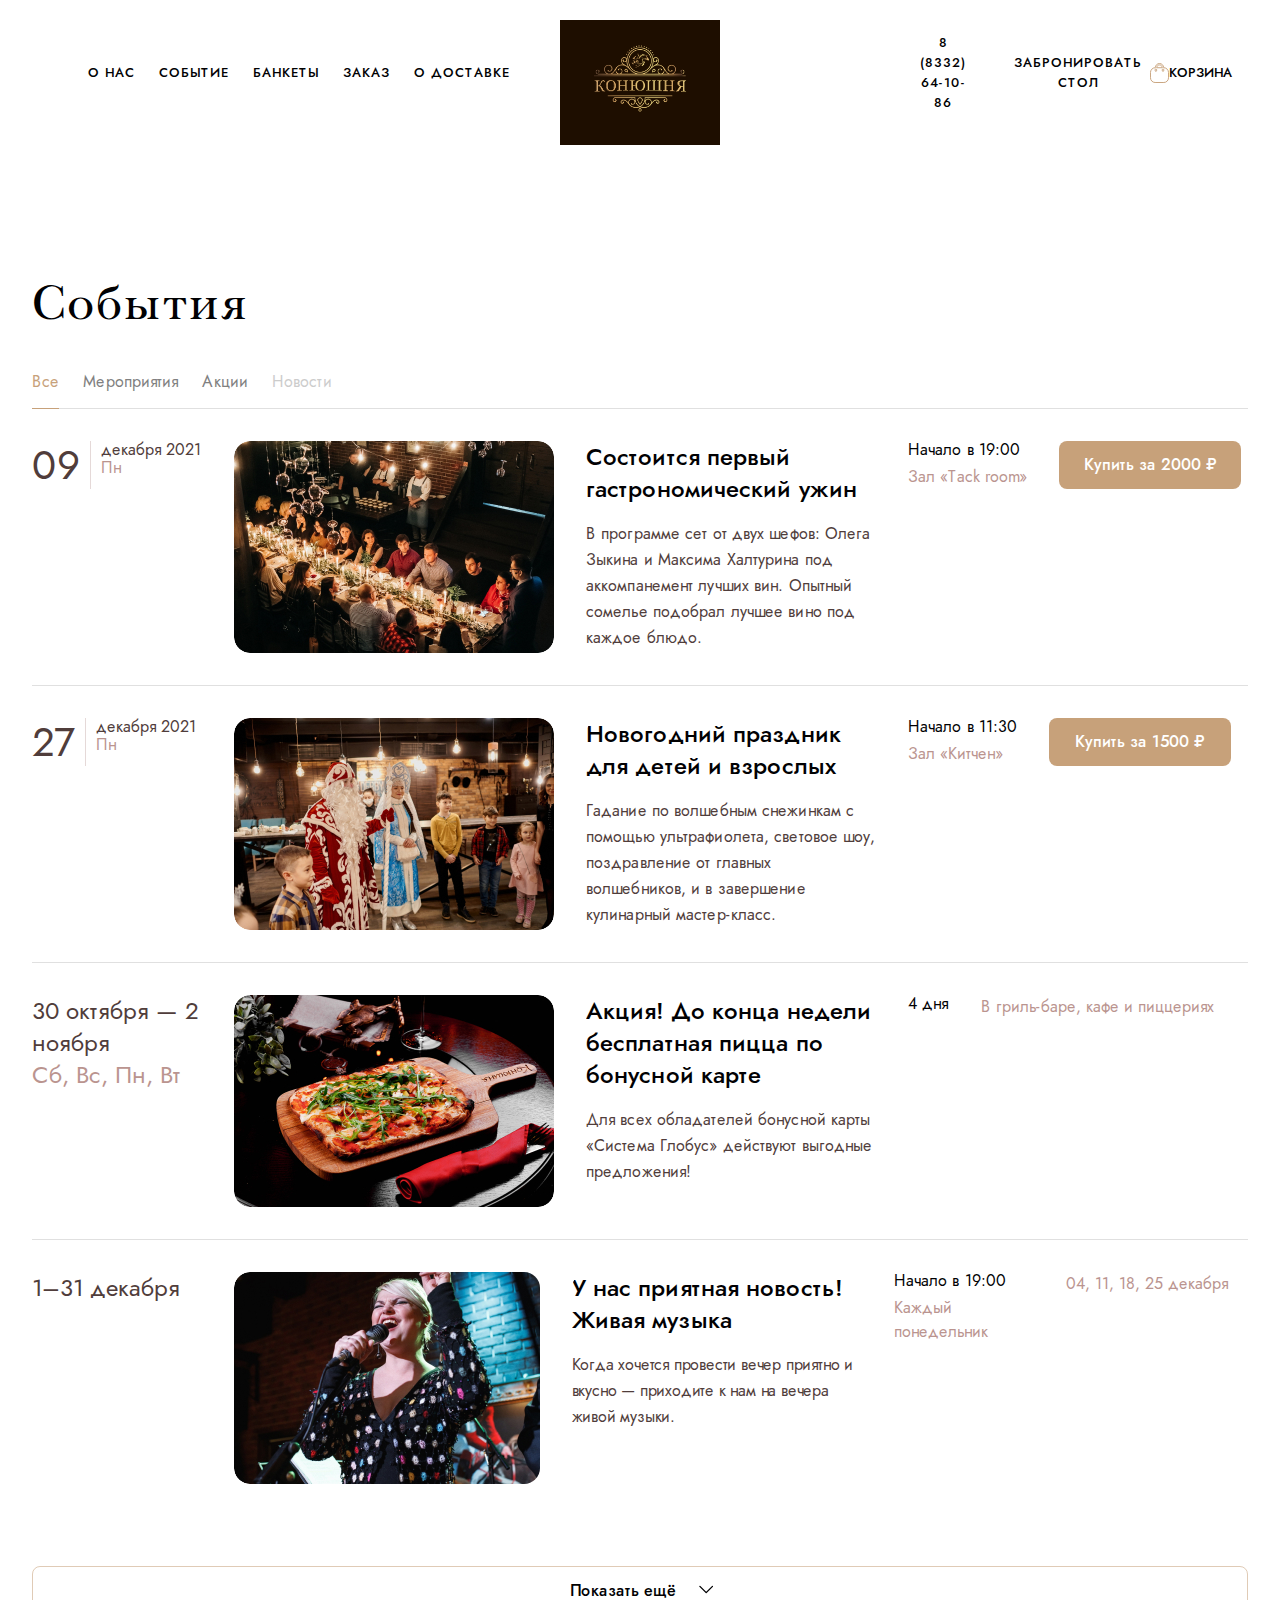
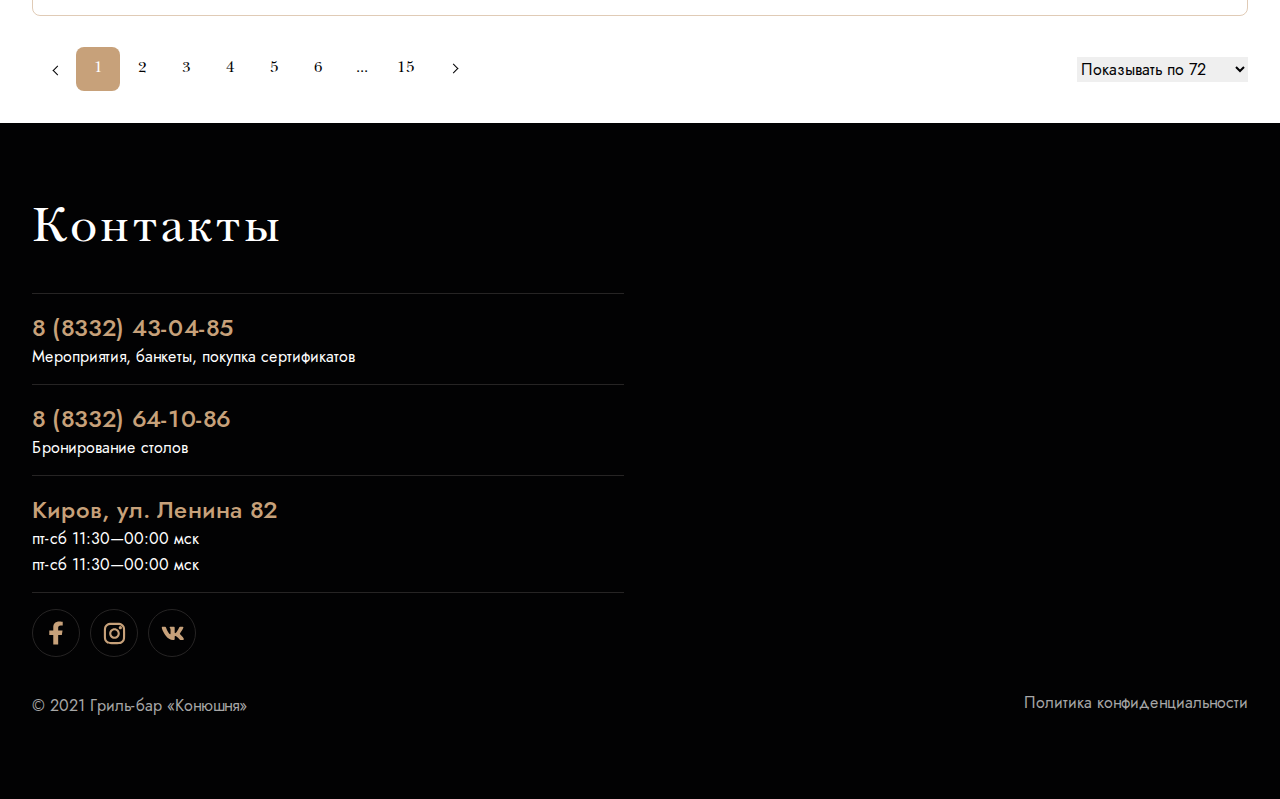
<file: page-event.html>
<!DOCTYPE html>
<html lang="ru">
<head>
<meta charset="UTF-8">
<meta http-equiv="X-UA-Compatible" content="IE=edge">
<meta name="viewport" content="width=device-width, initial-scale=1.0">
<link rel="stylesheet" href="css/style.min.css">
<title>Главная</title>
</head>
<body style="background: #fff;">
<div class="wrapper page page-events">
<header class="header">
<div class="container">
<div class="header__wrapper">
<div class="header__block">
<button type="button" class="menu__icon icon-menu">
<div class="icon-menu__inner">
<span></span>
</div>
</button>
<nav class="header__nav nav">
<ul class="nav__list">
<li class="nav__item">
<a href="#" class="nav__link">О НАС</a>
</li>
<li class="nav__item">
<a href="./page-event.html" class="nav__link">СОБЫТИЕ</a>
</li>
<li class="nav__item">
<a href="./page-banquets.html" class="nav__link">БАНКЕТЫ</a>
</li>
<li class="nav__item">
<a href="#" class="nav__link">ЗАКАЗ</a>
</li>
<li class="nav__item">
<a href="#" class="nav__link">О ДОСТАВКЕ</a>
</li>
</ul>
</nav>
</div>
<a href="#" class="header__order"></a>
<div class="header__block-right">
<div class="header__contacts contacts">
<ul class="contacts__list">
<li class="contacts__item">
<a href="tel:8 (8332) 64-10-86" class="contacts__tel">8 (8332) 64-10-86</a>
</li>
<li class="contacts__item">
<a href="#" class="contacts__reserve">ЗАБРОНИРОВАТЬ СТОЛ</a>
</li>
</ul>
</div>
<div class="header__basket">
<svg class="header__basket-img" width="19" height="20">
<use xlink:href="./img/sprite/icons.svg#bag4"></use>
</svg>
<svg class="header__basket-img--mobile" width="19" height="20">
<use xlink:href="./img/sprite/icons.svg#bag2"></use>
</svg>
<a href="#" class="header__basket-link">
<span class="header__basket-name">Корзина</span>
</a>
<span class="header__counter">2</span></div>
</div>
</div>
<a href="index.html" class="header__logo logo">
<div class="header__logo-img"></div>
</a>
</div>
</header>
<div class="drop-down">
<div class="container">
<div class="drop-down__wrap">
<ul class="drop-down__list">
<li class="drop-down__item">
<a href="#" class="drop-down__link">О нас</a>
</li>
<li class="drop-down__item">
<a href="#" class="drop-down__link">Меню</a>
</li>
<li class="drop-down__item">
<a href="#" class="drop-down__link">Фотогалерея</a>
</li>
<li class="drop-down__item">
<a href="#" class="drop-down__link">Бонусная система</a>
</li>
<li class="drop-down__item">
<a href="#" class="drop-down__link">Контакты</a>
</li>
</ul>
<ul class="drop-down__list">
<li class="drop-down__item">
<a href="./page-event.html" class="drop-down__link">События</a>
</li>
<li class="drop-down__item">
<a href="#" class="drop-down__link">Все</a>
</li>
<li class="drop-down__item">
<a href="#" class="drop-down__link">Мероприятия</a>
</li>
<li class="drop-down__item">
<a href="#" class="drop-down__link">Акции</a>
</li>
<li class="drop-down__item">
<a href="#" class="drop-down__link">Новости</a>
</li>
</ul>
<ul class="drop-down__list">
<li class="drop-down__item">
<a href="./page-banquets.html" class="drop-down__link">Банкеты</a>
</li>
<li class="drop-down__item">
<a href="#" class="drop-down__link">Аренда зала</a>
</li>
<li class="drop-down__item">
<a href="#" class="drop-down__link">Пакетные предложения</a>
</li>
<li class="drop-down__item">
<a href="#" class="drop-down__link">Услуги</a>
</li>
</ul>
<ul class="drop-down__list">
<li class="drop-down__item">
<a href="#" class="drop-down__link">Заказ</a>
</li>
<li class="drop-down__item">
<a href="#" class="drop-down__link">Холодные закуски</a>
</li>
<li class="drop-down__item">
<a href="#" class="drop-down__link">Горячие закуски</a>
</li>
<li class="drop-down__item">
<a href="#" class="drop-down__link">Салаты</a>
</li>
<li class="drop-down__item">
<a href="#" class="drop-down__link">Супы</a>
</li>
<li class="drop-down__item">
<a href="#" class="drop-down__link">Мясо</a>
</li>
<li class="drop-down__item">
<a href="#" class="drop-down__link">Почти мясо</a>
</li>
<li class="drop-down__item">
<a href="#" class="drop-down__link">Не мясо</a>
</li>
</ul>
<ul class="drop-down__list">
<li class="drop-down__item">Гарниры
<a href="#" class="drop-down__link"></a>
</li>
<li class="drop-down__item">
<a href="#" class="drop-down__link">Гарниры</a>
</li>
<li class="drop-down__item">
<a href="#" class="drop-down__link">Римская пицца</a>
</li>
<li class="drop-down__item">
<a href="#" class="drop-down__link">Бургеры</a>
</li>
<li class="drop-down__item">
<a href="#" class="drop-down__link">Соусы</a>
</li>
<li class="drop-down__item">
<a href="#" class="drop-down__link">Свой хлеб</a>
</li>
<li class="drop-down__item">
<a href="#" class="drop-down__link">Десерты</a>
</li>
</ul>
<ul class="drop-down__list">
<li class="drop-down__item">
<a href="#" class="drop-down__link">О доставке</a>
</li>
<li class="drop-down__item">
<a href="#" class="drop-down__link">Районы доставки</a>
</li>
<li class="drop-down__item">
<a href="#" class="drop-down__link">Условия оплаты</a>
</li>
<li class="drop-down__item">
<a href="#" class="drop-down__link">Доставка загород</a>
</li>
</ul>
</div>
</div>
</div>
<section class="events">
<div class="container">
<div class="events__wrapper">
<div class="events__block">
<h2 class="events__title title">Cобытия</h2>
<!--<a href="#" class="events__button-link events__button-link--mob">Все события</a>-->
</div>
<ul class="events__menu">
<li class="events__list-item">
<a href="#" class="events__link events__link--active">Все</a>
</li>
<li class="events__list-item">
<a href="#" class="events__link ">Мероприятия</a>
</li>
<li class="events__list-item">
<a href="#" class="events__link">Акции</a>
</li>
<li class="events__list-item">
<a href="#" class="events__link events__link--disable">Новости</a>
</li>
</ul>
<div class="events__item">
<div class="events__date">
<span class="events__day">09</span>
<div class="events__date-box">
<span class="events__mounth">декабря 2021</span>
<span class="events__fullhday">Пн</span>
</div>
</div>
<a href="#"><img class="events__img" src="img/events/events-img1.jpg" alt="event_photo">
</a>
<div class="events__description">
<a href="#">
<h3 class="events__titleDesc">Состоится первый гастрономический ужин</h3>
</a>
<p class="events__desc">В программе сет от двух шефов: Олега Зыкина и Максима Халтурина под аккомпанемент лучших вин. Опытный сомелье подобрал лучшее вино под каждое блюдо.</p>
</div>
<div class="events__btn">
<div class="events__text-box">
<span class="events__time">Начало в 19:00</span>
<span class="events__place">Зал «Tack room»</span>
</div>
<button class="events__button button">Купить за 2000 ₽</button>
</div>
</div>
<div class="events__item">
<div class="events__date">
<span class="events__day">27</span>
<div class="events__date-box">
<span class="events__mounth">декабря 2021</span>
<span class="events__fullhday">Пн</span>
</div>
</div>
<a href="#">
<img class="events__img" src="img/events/events-img2.jpg" alt="event_photo">
</a>
<div class="events__description">
<a href="">
<h3 class="events__titleDesc">Новогодний праздник для детей и взрослых</h3>
</a>
<p class="events__desc">Гадание по волшебным снежинкам с помощью ультрафиолета, световое шоу, поздравление от главных волшебников, и в завершение кулинарный мастер-класс.</p>
</div>
<div class="events__btn">
<div class="events__text-box">
<span class="events__time">Начало в 11:30</span>
<span class="events__place">Зал «Китчен»</span>
</div>
<button class="events__button button">Купить за 1500 ₽</button>
</div>
</div>
<div class="events__item">
<div class="events__date">
<div class="events__date-box">
<span class="events__month events__month--big">30 октября — 2 ноября</span>
<span class="events__fullhday events__fullhday--small">Сб, Вс, Пн, Вт</span>
</div>
</div>
<a href="#">
<img class="events__img" src="img/events/events-img3.jpg" alt="event_photo">
</a>
<div class="events__description">
<a href="#">
<h3 class="events__titleDesc">Акция! До конца недели бесплатная пицца по бонусной карте</h3>
</a>
<p class="events__desc">Для всех обладателей бонусной карты «Система Глобус» действуют выгодные предложения!</p>
</div>
<div class="events__btn events__btn--column">
<div class="events__text-box">
<span class="events__time">4 дня</span>
</div>
<span class="events__place">В гриль-баре, кафе и пиццериях</span>
</div>
</div>
<div class="events__item">
<div class="events__date">
<div class="events__date-box">
<span class="events__mounth events__month--big">1–31 декабря</span>
</div>
</div>
<a href="#">
<img class="events__img" src="img/events/events-img4.jpg" alt="event_photo">
</a>
<div class="events__description">
<a href="">
<h3 class="events__titleDesc">У нас приятная новость! Живая музыка</h3>
</a>
<p class="events__desc events__desc--compress">Когда хочется провести вечер приятно и вкусно — приходите к нам на вечера живой музыки.</p>
</div>
<div class="events__btn events__btn--column">
<div class="events__text-box">
<span class="events__time">Начало в 19:00</span>
<span class="events__place">Каждый понедельник</span>
</div>
<span class="events__place events__place--width">04, 11, 18, 25 декабря</span>
</div>
</div>
<a href="#" class="events__button-link">Все события</a>
</div>
</div>
</section>
<section class="events-control">
<div class="container">
<div class="events-control__inner">
<button class="events-control__buttons">Показать ещё</button>
<div class="events-control__block">
<ul class="events-control__menu bottomMenu">
<li class="events-control__list controlList">
<a href="" class="events-control__link">
<div class="events-control__prewControl"></div>
</a>
</li>
<li class="events-control__list active controlList">
<a href="#" class="events-control__link">1</a>
</li>
<li class="events-control__list controlList">
<a href="#" class="events-control__link">2</a>
</li>
<li class="events-control__list controlList">
<a href="#" class="events-control__link">3</a>
</li>
<li class="events-control__list controlList">
<a href="#" class="events-control__link">4</a>
</li>
<li class="events-control__list controlList">
<a href="#" class="events-control__link">5</a>
</li>
<li class="events-control__list controlList">
<a href="#" class="events-control__link">6</a>
</li>
<li class="events-control__list controlList">
<a href="#" class="events-control__link">...</a>
</li>
<li class="events-control__list controlList">
<a href="#" class="events-control__link">15</a>
</li>
<li class="events-control__list controlList">
<a href="#" class="events-control__link">
<div class="events-control__nextControl">
</div>
</a>
</li>
</ul>
<select class="events-control__coins">
<option value="">Показывать по 72</option>
<option value="">Показывать по 120</option>
</select>
</div>
</div>
</div>
</section>
<footer class="footer">
<div class="container">
<div class="footer__inner">
<div class="footer__contacts">
<div class="footer__info">
<h3 class="footer__title">Контакты</h3>
<ul class="footer__dsats">
<li class="footer__list">
<a class="footer__link" href="tel:8 (8332) 43-04-85">8 (8332) 43-04-85</a>
<h4 class="footer__hours">Мероприятия, банкеты, покупка сертификатов</h4>
</li>
<li class="footer__list">
<a class="footer__link" href="tel:8 (8332) 64-10-86">8 (8332) 64-10-86</a>
<h4 class="footer__hours">Бронирование столов</h4>
</li>
<li class="footer__list">
<a class="footer__link" href="#">Киров, ул. Ленина 82</a>
<h4 class="footer__hours">пт-сб 11:30—00:00 мск</h4>
<h4 class="footer__hours">пт-сб 11:30—00:00 мск</h4>
</li>
</ul>
</div>
<ul class="footer__social">
<li>
<a href="#">
<svg class="icon" width="14" height="24">
<use xlink:href="./img/sprite/icons.svg#facebook"></use>
</svg>
</a>
</li>
<li>
<a href="#">
<svg class="icon" width="23" height="23">
<use xlink:href="./img/sprite/icons.svg#instagram"></use>
</svg>
</a>
</li>
<li>
<a href="#">
<svg class="icon" width="23" height="14">
<use xlink:href="./img/sprite/icons.svg#vk"></use>
</svg>
</a>
</li>
<li>
<a href="#"><svg class="icon" width="17" height="20"><use xlink:href="./img/sprite/icons.svg#location"></use></svg>Мы на карте</a>
</li>
</ul>
<span class="footer__confidentiality">© 2021 Гриль-бар «Конюшня»</span>
</div>
<div class="footer__map-wrap">
<div class="footer__map">
<iframe	src="https://www.google.com/maps/embed?pb=!1m14!1m8!1m3!1d5585.550796414809!2d27.46110805204121!3d53.947665037543146!3m2!1i1024!2i768!4f13.1!3m3!1m2!1s0x46dbc4f14def1333%3A0xb0996dddbead8449!2sAstoria%20Riverside!5e0!3m2!1sru!2sby!4v1647931699926!5m2!1sru!2sby" style="border:0;" allowfullscreen="" loading="lazy"></iframe>
</div>
<a class="footer__confidentiality footer__confidentiality--flex-end" href="#">Политика конфиденциальности</a>
</div>
</div>
</div>
</footer>
</div>
<script src="./js/app.min.js"></script>
</body>
</html>
</file>
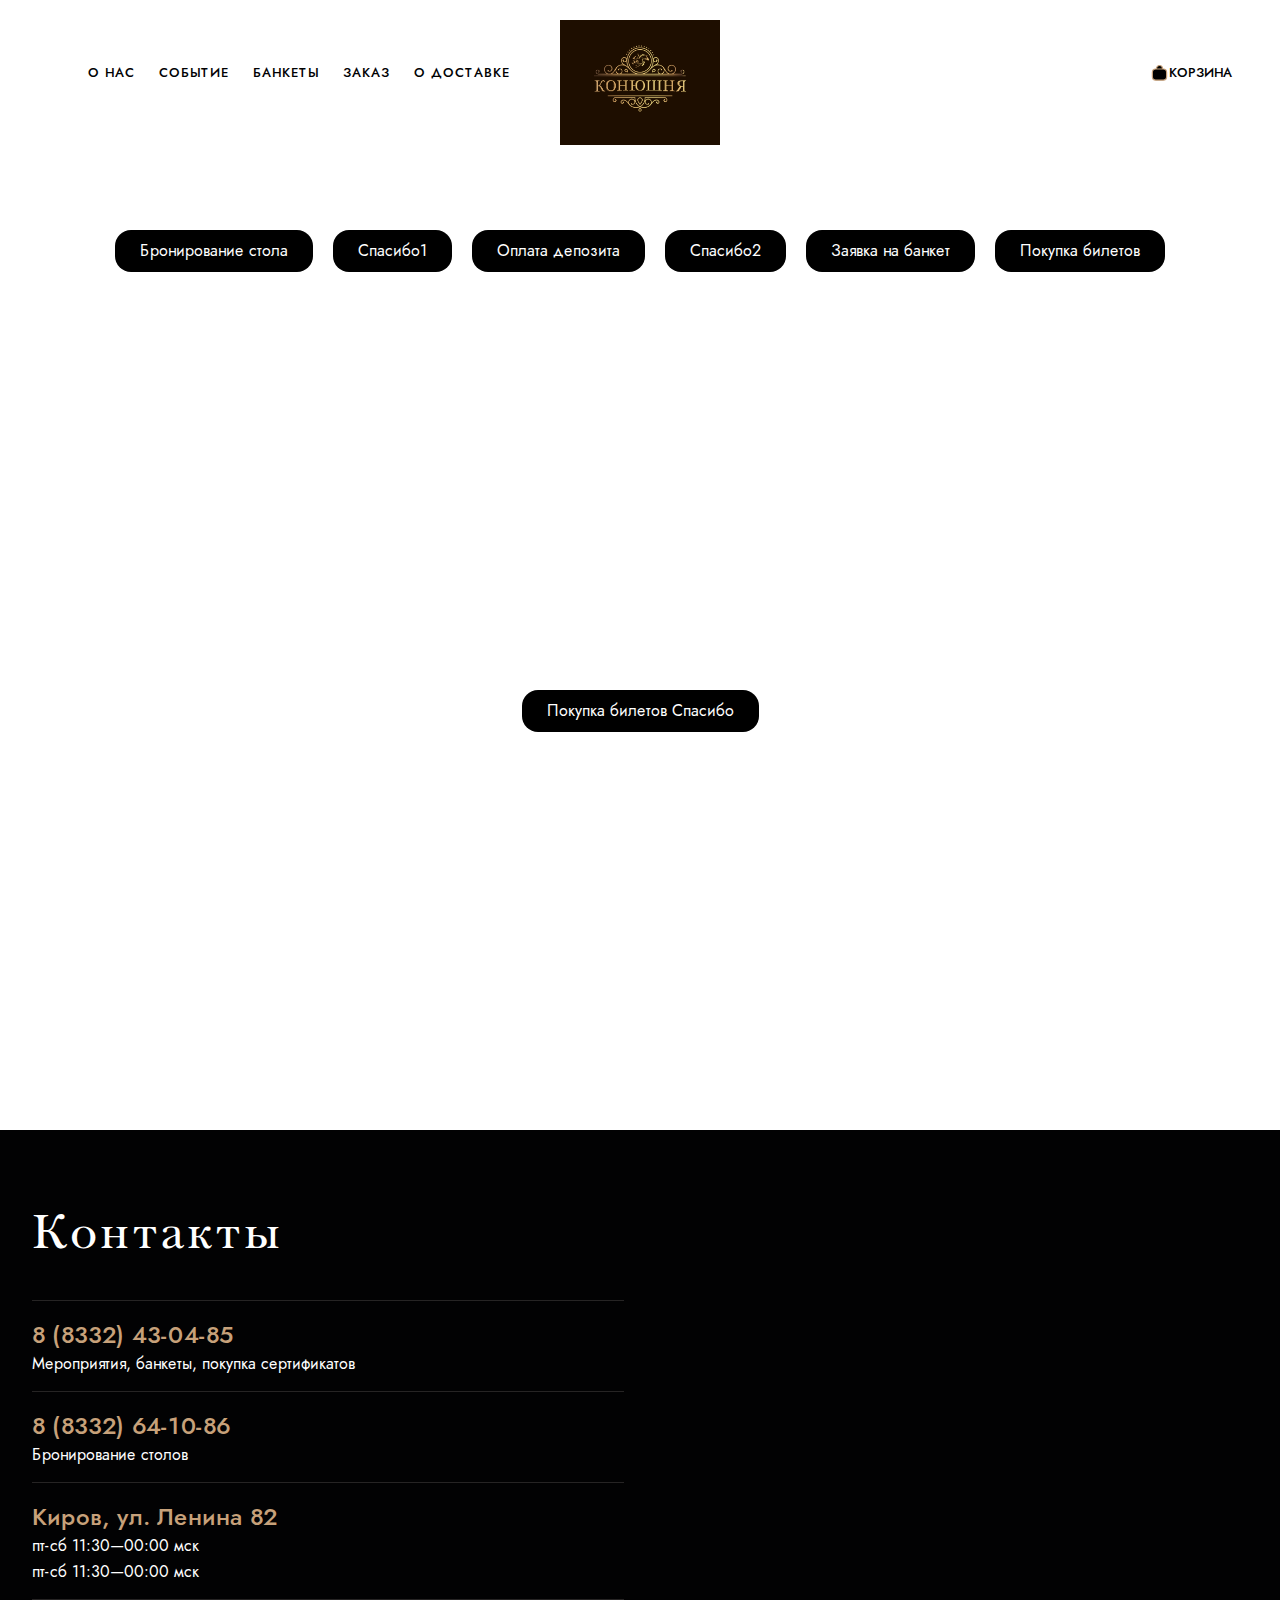
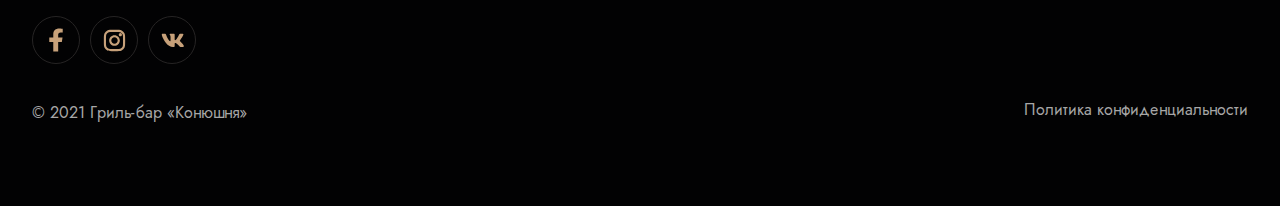
<file: page-modals.html>
<!DOCTYPE html>
<html lang="ru">
<head>
<meta charset="UTF-8">
<meta http-equiv="X-UA-Compatible" content="IE=edge">
<meta name="viewport" content="width=device-width, initial-scale=1.0">
<link rel="stylesheet" href="css/style.min.css">
<title>Модалки</title>
</head>
<body style="background: #fff;">
<div class="wrapper page page-modals">
<header class="header">
<div class="container">
<div class="header__wrapper">
<div class="header__block">
<button type="button" class="menu__icon icon-menu">
<div class="icon-menu__inner">
<span></span>
</div>
</button>
<nav class="header__nav nav">
<ul class="nav__list">
<li class="nav__item">
<a href="#" class="nav__link">О НАС</a>
</li>
<li class="nav__item">
<a href="./page-event.html" class="nav__link">СОБЫТИЕ</a>
</li>
<li class="nav__item">
<a href="./page-banquets.html" class="nav__link">БАНКЕТЫ</a>
</li>
<li class="nav__item">
<a href="#" class="nav__link">ЗАКАЗ</a>
</li>
<li class="nav__item">
<a href="#" class="nav__link">О ДОСТАВКЕ</a>
</li>
</ul>
</nav>
</div>
<a href="#" class="header__order"></a>
<div class="header__block-right">
<div class="header__contacts contacts">
<ul class="contacts__list">
<li class="contacts__item">
<a href="tel:8 (8332) 64-10-86" class="contacts__tel">8 (8332) 64-10-86</a>
</li>
<li class="contacts__item">
<a href="#" class="contacts__reserve">ЗАБРОНИРОВАТЬ СТОЛ</a>
</li>
</ul>
</div>
<div class="header__basket">
<svg class="header__basket-img" width="19" height="20">
<use xlink:href="./img/sprite/icons.svg#bag4"></use>
</svg>
<svg class="header__basket-img--mobile" width="19" height="20">
<use xlink:href="./img/sprite/icons.svg#bag2"></use>
</svg>
<a href="#" class="header__basket-link">
<span class="header__basket-name">Корзина</span>
</a>
<span class="header__counter">2</span></div>
</div>
</div>
<a href="index.html" class="header__logo logo">
<div class="header__logo-img"></div>
</a>
</div>
</header>
<div class="drop-down">
<div class="container">
<div class="drop-down__wrap">
<ul class="drop-down__list">
<li class="drop-down__item">
<a href="#" class="drop-down__link">О нас</a>
</li>
<li class="drop-down__item">
<a href="#" class="drop-down__link">Меню</a>
</li>
<li class="drop-down__item">
<a href="#" class="drop-down__link">Фотогалерея</a>
</li>
<li class="drop-down__item">
<a href="#" class="drop-down__link">Бонусная система</a>
</li>
<li class="drop-down__item">
<a href="#" class="drop-down__link">Контакты</a>
</li>
</ul>
<ul class="drop-down__list">
<li class="drop-down__item">
<a href="./page-event.html" class="drop-down__link">События</a>
</li>
<li class="drop-down__item">
<a href="#" class="drop-down__link">Все</a>
</li>
<li class="drop-down__item">
<a href="#" class="drop-down__link">Мероприятия</a>
</li>
<li class="drop-down__item">
<a href="#" class="drop-down__link">Акции</a>
</li>
<li class="drop-down__item">
<a href="#" class="drop-down__link">Новости</a>
</li>
</ul>
<ul class="drop-down__list">
<li class="drop-down__item">
<a href="./page-banquets.html" class="drop-down__link">Банкеты</a>
</li>
<li class="drop-down__item">
<a href="#" class="drop-down__link">Аренда зала</a>
</li>
<li class="drop-down__item">
<a href="#" class="drop-down__link">Пакетные предложения</a>
</li>
<li class="drop-down__item">
<a href="#" class="drop-down__link">Услуги</a>
</li>
</ul>
<ul class="drop-down__list">
<li class="drop-down__item">
<a href="#" class="drop-down__link">Заказ</a>
</li>
<li class="drop-down__item">
<a href="#" class="drop-down__link">Холодные закуски</a>
</li>
<li class="drop-down__item">
<a href="#" class="drop-down__link">Горячие закуски</a>
</li>
<li class="drop-down__item">
<a href="#" class="drop-down__link">Салаты</a>
</li>
<li class="drop-down__item">
<a href="#" class="drop-down__link">Супы</a>
</li>
<li class="drop-down__item">
<a href="#" class="drop-down__link">Мясо</a>
</li>
<li class="drop-down__item">
<a href="#" class="drop-down__link">Почти мясо</a>
</li>
<li class="drop-down__item">
<a href="#" class="drop-down__link">Не мясо</a>
</li>
</ul>
<ul class="drop-down__list">
<li class="drop-down__item">Гарниры
<a href="#" class="drop-down__link"></a>
</li>
<li class="drop-down__item">
<a href="#" class="drop-down__link">Гарниры</a>
</li>
<li class="drop-down__item">
<a href="#" class="drop-down__link">Римская пицца</a>
</li>
<li class="drop-down__item">
<a href="#" class="drop-down__link">Бургеры</a>
</li>
<li class="drop-down__item">
<a href="#" class="drop-down__link">Соусы</a>
</li>
<li class="drop-down__item">
<a href="#" class="drop-down__link">Свой хлеб</a>
</li>
<li class="drop-down__item">
<a href="#" class="drop-down__link">Десерты</a>
</li>
</ul>
<ul class="drop-down__list">
<li class="drop-down__item">
<a href="#" class="drop-down__link">О доставке</a>
</li>
<li class="drop-down__item">
<a href="#" class="drop-down__link">Районы доставки</a>
</li>
<li class="drop-down__item">
<a href="#" class="drop-down__link">Условия оплаты</a>
</li>
<li class="drop-down__item">
<a href="#" class="drop-down__link">Доставка загород</a>
</li>
</ul>
</div>
</div>
</div>
<div class="button-wrapper">
<a href="#modal__book" class="open-popup-link">Бронирование стола</a>
<a href="#modal__thanks--now" class="open-popup-link">Спасибо1</a>
<a href="#modal__deposit" class="open-popup-link">Оплата депозита</a>
<a href="#modal__thanks--then" class="open-popup-link">Спасибо2</a>
<a href="#modal__application" class="open-popup-link">Заявка на банкет</a>
<a href="#modal__tickets" class="open-popup-link">Покупка билетов</a>
<a href="#modal__tickets-thanks" class="open-popup-link">Покупка билетов Спасибо</a>
</div>
<section class="form modal modal__overlay modal__book mfp-hide white-popup" id="modal__book">
<div class="modal__wrapper">
<form action="post" class="modal__content">
<h2 class="form__title">Бронирование стола</h2>
<div class="form__dateInfo">
<div class="form__date">
<select name="" id="">
<option value="">2 дек, чт</option>
<option value=""></option>
</select>
</div>
<div class="form__date">
<select name="" id="">
<option value="">19:00</option>
<option value=""></option>
</select>
</div>
<div class="form__date">
<select name="" id="">
<option value="">7+ персон</option>
<option value=""></option>
</select>
</div>
</div>
<div class="form__notification">
<span class="form__notification-title">Держим для вас бронь</span>
<span class="form__notification-desc">ещё <span>14:09</span></span>
</div>
<div class="modal__form">
<div class="modal__form-input">
<label for="name">Имя</label>
<input type="text" id="name">
</div>
<div class="modal__form-input">
<label for="mail">Эл. почта</label>
<input type="text" id="mail">
</div>
<div class="modal__form-input">
<label for="phone">Телефон</label>
<input type="text" id="phone">
</div>
</div>
<div class="form__events">
<label for="event">Пожелание к брони</label>
<input type="text" id="event">
</div>
<div class="form__payment">
<span class="form__payment-title">Оплатить депозит</span>
<div class="form__payment-tabs">
<div class="form__payment-tab form__payment-tab--active">
<button class="form__payment-button" type="button">Сейчас</button>
<span>Картой. Без комиссии</span>
</div>
<div class="form__payment-tab">
<button class="form__payment-button" type="button">В гриль-баре</button>
<span>Картой. Без комиссии</span>
</div>
</div>
</div>
<input class="form__buttonSabmit" type="submit" value="Забронировать">
<span class="form__description">Вы соглашаетесь на обработку &nbsp; <a href="#"> персональных данных</a></span>
</form>
<div class="form__close mfp-close">
<img src="./img/form/form-close.png" alt="form-close">
</div>
</div>
</section>
<section class="form modal modal__overlay modal__application mfp-hide" id="modal__application">
<div class="modal__wrapper">
<form action="post modal__content">
<h2 class="form__title">Заявка на банкет</h2>
<div class="form__buttons">
<button class="form__place">Каминный зал</button>
<button class="form__place">Зал Tack Room</button>
</div>
<div class="form__dateInfo">
<div class="form__date">
<select name="" id="">
<option value="">2 дек, чт</option>
<option value=""></option>
</select>
</div>
<div class="form__date">
<select name="" id="">
<option value="">Более 30 персон</option>
<option value=""></option>
</select>
</div>
</div>
<div class="modal__form">
<div class="modal__form-input">
<label for="name">Имя</label>
<input type="text" id="name">
</div>
<div class="modal__form-input">
<label for="mail">Эл. почта</label>
<input type="text" id="mail">
</div>
<div class="modal__form-input">
<label for="phone">Телефон</label>
<input type="text" id="phone">
</div>
</div>
<div class="form__events">
<label for="event">Событие</label>
<input type="text" id="event">
<span class="form__description">Например юбилей, свадьба и т.д.</span>
</div>
<input class="form__buttonSabmit" type="submit" value="Отправить">
<span class="form__description">Вы соглашаетесь на обработку <a href="#"> персональных данных</a></span>
</form>
<div class="form__close mfp-close">
<img src="./img/form/form-close.png" alt="form-close">
</div>
</div>
</section>
<section class="modal modal__overlay modal__deposit mfp-hide" id="modal__deposit">
<div class="modal__wrapper">
<h2 class="modal__deposit-title">Оплата депозита</h2>
<div class="modal__thanks-data">
<span class="modal__thanks-titleDesc">Бронь</span>
<span class="modal__thanks-date">2 дек, чт &nbsp;</span>
<span class="modal__thanks-date"> в 19:00 &nbsp;</span>
<span class="modal__thanks-date"> на 4 персоны</span>
</div>
<div class="modal__thanks-paid">
<span class="modal__thanks-titleDesc">К оплате</span>
<span class="modal__thanks-paidSum">2500 ₽</span>
</div>
<div class="modal__card">
<form action="/" class="modal__card-data">
<div class="modal__card-inputs">
<input type="text" class="modal__card-input modal__card-input--number" placeholder="Номер карты">
<input type="text" class="modal__card-input modal__card-input--date" placeholder="ММ/ГГ">
<input type="text" class="modal__card-input modal__card-input--cvc" placeholder="CVC">
</div>
<label for="" class="modal__card-label">или
<input type="button" class="modal__card-button">
</label>
</form>
<div class="modal__card-desc">
<div class="modal__card-images">
<img src="./img/form/form-sber.svg" alt="">
<img src="./img/form/form-pci.svg" alt="">
<img src="./img/form/form-mastercard.svg" alt="">
<img src="./img/form/form-visa.svg" alt="">
</div>
<p class="modal__card-text">Платеж безопасен. Мы не храним данные карт, все операции проводит Sberbank — платежная система, сертифицированная по международному стандарту безопасности PCI DSS.</p>
</div>
</div>
<input class="form__buttonSabmit" type="submit" value="Оплатить картой">
<div class="form__close mfp-close">
<img src="./img/form/form-close.png" alt="form-close">
</div>
</div>
</section>
<section class="modal modal__overlay modal__thanks modal__thanks--then mfp-hide" id="modal__thanks--then">
<div class="modal__wrapper">
<h2 class="modal__thanks-title">Спасибо!</h2>
<span class="modal__thanks-subtitle">Бронь оформлена. В течение часа позвоним, чтобы подтвердить бронь.</span>
<div class="modal__thanks-data">
<span class="modal__thanks-titleDesc">Бронь</span>
<span class="modal__thanks-date">2 дек, чт &nbsp;</span>
<span class="modal__thanks-date"> в 19:00 &nbsp;</span>
<span class="modal__thanks-date"> на 4 персоны</span>
</div>
<div class="modal__thanks-paid">
<span class="modal__thanks-titleDesc">Оплачено</span>
<span class="modal__thanks-paidSum">2500 ₽</span>
</div>
<span class="modal__thanks-notify">Вы можете оформить предзаказ блюд к брони.</span>
<p class="modal__thanks-text">Для этого зайдите в каталог, выберите нужные блюда, укажите время брони и оформите предзаказ.</p>
<div class="form__close mfp-close">
<img src="./img/form/form-close.png" alt="form-close">
</div>
</div>
</section>
<section class="modal modal__overlay modal__thanks modal__thanks--now mfp-hide" id="modal__thanks--now">
<div class="modal__wrapper">
<h2 class="modal__thanks-title">Спасибо!</h2>
<span class="modal__thanks-subtitle">Бронь оформлена. В течение часа позвоним, чтобы подтвердить бронь.</span>
<div class="modal__thanks-data">
<span class="modal__thanks-titleDesc">Бронь</span>
<span class="modal__thanks-date">2 дек, чт &nbsp;</span>
<span class="modal__thanks-date"> в 19:00 &nbsp;</span>
<span class="modal__thanks-date"> на 4 персоны</span>
</div>
<span class="modal__thanks-notify">Вы можете оформить предзаказ блюд к брони.</span>
<p class="modal__thanks-text">Для этого зайдите в каталог, выберите нужные блюда, укажите время брони и оформите предзаказ.</p>
<div class="form__close mfp-close">
<img src="./img/form/form-close.png" alt="form-close">
</div>
</div>
</section>
<section class="form modal modal__overlay modal__tickets mfp-hide" id="modal__tickets">
<div class="modal__wrapper">
<form action="post modal__content">
<h2 class="form__title">Покупка билетов</h2>
<div class="modal__form">
<div class="modal__form-input">
<label for="name">Имя</label>
<input type="text" id="name">
</div>
<div class="modal__form-input">
<label for="mail">Эл. почта</label>
<input type="text" id="mail">
</div>
<div class="modal__form-input">
<label for="phone">Телефон</label>
<input type="text" id="phone">
</div>
</div>
<div class="modal__info">
<span class="modal__info-title">Новогодний праздник для детей и взрослых</span>
<span class="modal__info-date">27 декабря, понедельник, 19:00</span>
<span class="modal__info-adres">Киров, ул. Ленина 82, Каминный зал</span>
<div class="modal__info-balance">
<img src="./img/form/form-ticket.svg" alt="ticket" class="modal__info-img">
<span>Осталось 56 билетов</span>
</div>
</div>
<div class="modal__order">
<div class="modal__order-row">
<div class="modal__order-left">
<span class="modal__order-title">Взрослые, 16+</span>
<span class="modal__order-subtitle">2000 ₽</span>
</div>
<div class="modal__order-right">
<button type="button" class="modal__order-btn"><img src="./img/form/form-minus.svg" alt="minus"></button>
<span class="modal__order-amount">4</span>
<button type="button" class="modal__order-btn"><img src="./img/form/form-plus.svg" alt="plus"></button>
</div>
</div>
<div class="modal__order-row">
<div class="modal__order-left">
<span class="modal__order-title">Дети</span>
<span class="modal__order-subtitle">1450 ₽</span>
</div>
<div class="modal__order-right">
<button type="button" class="modal__order-btn"><img src="./img/form/form-minus.svg" alt="minus"></button>
<span class="modal__order-amount">2</span>
<button type="button" class="modal__order-btn"><img src="./img/form/form-plus.svg" alt="plus"></button>
</div>
</div>
<div class="modal__order-row">
<div class="modal__order-left">
<span class="modal__order-title">Итого</span>
</div>
<div class="modal__order-right modal__order-right--price">
<span class="modal__order-amount">10900 ₽</span>
</div>
</div>
</div>
<input class="form__buttonSabmit" type="submit" value="Перейти к оплате">
<span class="form__description">Вы соглашаетесь на обработку &nbsp; <a href="#"> персональных данных</a></span>
</form>
<div class="form__close mfp-close">
<img src="./img/form/form-close.png" alt="form-close">
</div>
</div>
</section>
<section class="form modal modal__overlay modal__tickets-thanks mfp-hide" id="modal__tickets-thanks">
<div class="modal__wrapper">
<h2 class="form__title">Готово!</h2>
<p class="modal__tickets-text">Вы успешно приобрели <span>6 билетов</span>. Выслали их на указанную электронную почту.
</p>
<div class="modal__thanks-paid">
<span class="modal__thanks-titleDesc">Оплачено</span>
<span class="modal__thanks-paidSum">10900 ₽</span>
</div>
<div class="modal__info">
<span class="modal__info-title">Новогодний праздник для детей и взрослых</span>
<span class="modal__info-date">27 декабря, понедельник, 19:00</span>
<span class="modal__info-adres">Киров, ул. Ленина 82, Каминный зал</span>
<div class="modal__info-balance">
<img src="./img/form/form-ticket.svg" alt="ticket" class="modal__info-img">
<span>Куплено 6 билетов</span>
</div>
</div>
<div class="form__close mfp-close">
<img src="./img/form/form-close.png" alt="form-close">
</div>
</div>
</section>
<footer class="footer">
<div class="container">
<div class="footer__inner">
<div class="footer__contacts">
<div class="footer__info">
<h3 class="footer__title">Контакты</h3>
<ul class="footer__dsats">
<li class="footer__list">
<a class="footer__link" href="tel:8 (8332) 43-04-85">8 (8332) 43-04-85</a>
<h4 class="footer__hours">Мероприятия, банкеты, покупка сертификатов</h4>
</li>
<li class="footer__list">
<a class="footer__link" href="tel:8 (8332) 64-10-86">8 (8332) 64-10-86</a>
<h4 class="footer__hours">Бронирование столов</h4>
</li>
<li class="footer__list">
<a class="footer__link" href="#">Киров, ул. Ленина 82</a>
<h4 class="footer__hours">пт-сб 11:30—00:00 мск</h4>
<h4 class="footer__hours">пт-сб 11:30—00:00 мск</h4>
</li>
</ul>
</div>
<ul class="footer__social">
<li>
<a href="#">
<svg class="icon" width="14" height="24">
<use xlink:href="./img/sprite/icons.svg#facebook"></use>
</svg>
</a>
</li>
<li>
<a href="#">
<svg class="icon" width="23" height="23">
<use xlink:href="./img/sprite/icons.svg#instagram"></use>
</svg>
</a>
</li>
<li>
<a href="#">
<svg class="icon" width="23" height="14">
<use xlink:href="./img/sprite/icons.svg#vk"></use>
</svg>
</a>
</li>
<li>
<a href="#"><svg class="icon" width="17" height="20"><use xlink:href="./img/sprite/icons.svg#location"></use></svg>Мы на карте</a>
</li>
</ul>
<span class="footer__confidentiality">© 2021 Гриль-бар «Конюшня»</span>
</div>
<div class="footer__map-wrap">
<div class="footer__map">
<iframe	src="https://www.google.com/maps/embed?pb=!1m14!1m8!1m3!1d5585.550796414809!2d27.46110805204121!3d53.947665037543146!3m2!1i1024!2i768!4f13.1!3m3!1m2!1s0x46dbc4f14def1333%3A0xb0996dddbead8449!2sAstoria%20Riverside!5e0!3m2!1sru!2sby!4v1647931699926!5m2!1sru!2sby" style="border:0;" allowfullscreen="" loading="lazy"></iframe>
</div>
<a class="footer__confidentiality footer__confidentiality--flex-end" href="#">Политика конфиденциальности</a>
</div>
</div>
</div>
</footer>
</div>
<script src="./js/app.min.js"></script>
</body>
</html>
</file>
<file: css/style.min.css>
@charset "UTF-8";
/* Slider */
.slick-loading .slick-list {
  background: #fff url("./ajax-loader.gif") center center no-repeat;
}

/* Icons */
@font-face {
  font-family: "slick";
  src: url("./fonts/slick.eot");
  src: url("./fonts/slick.eot?#iefix") format("embedded-opentype"), url("./fonts/slick.woff") format("woff"), url("./fonts/slick.ttf") format("truetype"), url("./fonts/slick.svg#slick") format("svg");
  font-weight: normal;
  font-style: normal;
}
/* Arrows */
.slick-prev,
.slick-next {
  position: absolute;
  display: block;
  height: 20px;
  width: 20px;
  line-height: 0px;
  font-size: 0px;
  cursor: pointer;
  background: transparent;
  color: transparent;
  top: 50%;
  -webkit-transform: translate(0, -50%);
  -ms-transform: translate(0, -50%);
  transform: translate(0, -50%);
  padding: 0;
  border: none;
  outline: none;
}
.slick-prev:hover, .slick-prev:focus,
.slick-next:hover,
.slick-next:focus {
  outline: none;
  background: transparent;
  color: transparent;
}
.slick-prev:hover:before, .slick-prev:focus:before,
.slick-next:hover:before,
.slick-next:focus:before {
  opacity: 1;
}
.slick-prev.slick-disabled:before,
.slick-next.slick-disabled:before {
  opacity: 0.25;
}
.slick-prev:before,
.slick-next:before {
  font-family: "slick";
  font-size: 20px;
  line-height: 1;
  color: white;
  opacity: 0.75;
  -webkit-font-smoothing: antialiased;
  -moz-osx-font-smoothing: grayscale;
}

.slick-prev {
  left: -25px;
}
[dir=rtl] .slick-prev {
  left: auto;
  right: -25px;
}
.slick-prev:before {
  content: "←";
}
[dir=rtl] .slick-prev:before {
  content: "→";
}

.slick-next {
  right: -25px;
}
[dir=rtl] .slick-next {
  left: -25px;
  right: auto;
}
.slick-next:before {
  content: "→";
}
[dir=rtl] .slick-next:before {
  content: "←";
}

/* Dots */
.slick-dotted.slick-slider {
  margin-bottom: 30px;
}

.slick-dots {
  position: absolute;
  bottom: -25px;
  list-style: none;
  display: block;
  text-align: center;
  padding: 0;
  margin: 0;
  width: 100%;
}
.slick-dots li {
  position: relative;
  display: inline-block;
  height: 4px;
  width: 4px;
  margin: 0 4px;
  padding: 0;
  cursor: pointer;
}
.slick-dots li button {
  border: 0;
  background: transparent;
  display: block;
  height: 100%;
  width: 100%;
  outline: none;
  line-height: 0px;
  font-size: 0px;
  color: transparent;
  cursor: pointer;
}
.slick-dots li button:hover, .slick-dots li button:focus {
  outline: none;
}
.slick-dots li button:hover:before, .slick-dots li button:focus:before {
  opacity: 1;
}
.slick-dots li button:before {
  position: absolute;
  top: 0;
  left: 0;
  content: "•";
  width: 100%;
  height: 100%;
  border-radius: 50%;
  font-family: "slick";
  font-size: 6px;
  line-height: 20px;
  text-align: center;
  background: #E0DCD7;
  -webkit-font-smoothing: antialiased;
  -moz-osx-font-smoothing: grayscale;
}
.slick-dots li.slick-active button:before {
  color: black;
  opacity: 0.75;
}

/* Slider */
.slick-slider {
  position: relative;
  display: block;
  box-sizing: border-box;
  -webkit-touch-callout: none;
  -webkit-user-select: none;
  -khtml-user-select: none;
  -moz-user-select: none;
  -ms-user-select: none;
  user-select: none;
  -ms-touch-action: pan-y;
  touch-action: pan-y;
  -webkit-tap-highlight-color: transparent;
}

.slick-list {
  position: relative;
  overflow: hidden;
  display: block;
  margin: 0;
  padding: 0;
}
.slick-list:focus {
  outline: none;
}
.slick-list.dragging {
  cursor: pointer;
  cursor: hand;
}

.slick-slider .slick-track,
.slick-slider .slick-list {
  -webkit-transform: translate3d(0, 0, 0);
  -moz-transform: translate3d(0, 0, 0);
  -ms-transform: translate3d(0, 0, 0);
  -o-transform: translate3d(0, 0, 0);
  transform: translate3d(0, 0, 0);
}

.slick-track {
  position: relative;
  left: 0;
  top: 0;
  display: block;
  margin-left: auto;
  margin-right: auto;
}
.slick-track:before, .slick-track:after {
  content: "";
  display: table;
}
.slick-track:after {
  clear: both;
}
.slick-loading .slick-track {
  visibility: hidden;
}

.slick-slide {
  float: left;
  height: 100%;
  min-height: 1px;
  display: none;
}
[dir=rtl] .slick-slide {
  float: right;
}
.slick-slide img {
  display: block;
}
.slick-slide.slick-loading img {
  display: none;
}
.slick-slide.dragging img {
  pointer-events: none;
}
.slick-initialized .slick-slide {
  display: block;
}
.slick-loading .slick-slide {
  visibility: hidden;
}
.slick-vertical .slick-slide {
  display: block;
  height: auto;
  border: 1px solid transparent;
}

.slick-arrow.slick-hidden {
  display: none;
}

/* Magnific Popup CSS */
.mfp-bg {
  top: 0;
  left: 0;
  width: 100%;
  height: 100%;
  z-index: 1042;
  overflow: hidden;
  position: fixed;
  background: #0b0b0b;
  opacity: 0.8;
}

.mfp-wrap {
  top: 0;
  left: 0;
  width: 100%;
  height: 100%;
  z-index: 1043;
  position: fixed;
  outline: none !important;
  -webkit-backface-visibility: hidden;
}

.mfp-container {
  text-align: center;
  position: absolute;
  width: 100%;
  height: 100%;
  left: 0;
  top: 0;
  padding: 0 8px;
  box-sizing: border-box;
}

.mfp-container:before {
  content: "";
  display: inline-block;
  height: 100%;
  vertical-align: middle;
}

.mfp-align-top .mfp-container:before {
  display: none;
}

.mfp-content {
  position: relative;
  display: inline-block;
  vertical-align: middle;
  margin: 0 auto;
  text-align: left;
  z-index: 1045;
}

.mfp-inline-holder .mfp-content,
.mfp-ajax-holder .mfp-content {
  width: 100%;
  cursor: auto;
}

.mfp-ajax-cur {
  cursor: progress;
}

.mfp-zoom-out-cur, .mfp-zoom-out-cur .mfp-image-holder .mfp-close {
  cursor: -moz-zoom-out;
  cursor: -webkit-zoom-out;
  cursor: zoom-out;
}

.mfp-zoom {
  cursor: pointer;
  cursor: -webkit-zoom-in;
  cursor: -moz-zoom-in;
  cursor: zoom-in;
}

.mfp-auto-cursor .mfp-content {
  cursor: auto;
}

.mfp-close,
.mfp-arrow,
.mfp-preloader,
.mfp-counter {
  -webkit-user-select: none;
  -moz-user-select: none;
  user-select: none;
}

.mfp-loading.mfp-figure {
  display: none;
}

.mfp-hide {
  display: none !important;
}

.mfp-preloader {
  color: #CCC;
  position: absolute;
  top: 50%;
  width: auto;
  text-align: center;
  margin-top: -0.8em;
  left: 8px;
  right: 8px;
  z-index: 1044;
}

.mfp-preloader a {
  color: #CCC;
}

.mfp-preloader a:hover {
  color: #FFF;
}

.mfp-s-ready .mfp-preloader {
  display: none;
}

.mfp-s-error .mfp-content {
  display: none;
}

button.mfp-close,
button.mfp-arrow {
  overflow: visible;
  cursor: pointer;
  background: transparent;
  border: 0;
  -webkit-appearance: none;
  display: block;
  outline: none;
  padding: 0;
  z-index: 1046;
  box-shadow: none;
  touch-action: manipulation;
}

button::-moz-focus-inner {
  padding: 0;
  border: 0;
}

.mfp-close {
  width: 44px;
  height: 44px;
  line-height: 44px;
  position: absolute;
  right: 0;
  top: 0;
  text-decoration: none;
  text-align: center;
  opacity: 0.65;
  padding: 0 0 18px 10px;
  color: #FFF;
  font-style: normal;
  font-size: 28px;
  font-family: Arial, Baskerville, monospace;
}

.mfp-close:hover,
.mfp-close:focus {
  opacity: 1;
}

.mfp-close:active {
  top: 1px;
}

.mfp-close-btn-in .mfp-close {
  color: #333;
}

.mfp-image-holder .mfp-close,
.mfp-iframe-holder .mfp-close {
  color: #FFF;
  right: -6px;
  text-align: right;
  padding-right: 6px;
  width: 100%;
}

.mfp-counter {
  position: absolute;
  top: 0;
  right: 0;
  color: #CCC;
  font-size: 12px;
  line-height: 18px;
  white-space: nowrap;
}

.mfp-arrow {
  position: absolute;
  opacity: 0.65;
  margin: 0;
  top: 50%;
  margin-top: -55px;
  padding: 0;
  width: 90px;
  height: 110px;
  -webkit-tap-highlight-color: transparent;
}

.mfp-arrow:active {
  margin-top: -54px;
}

.mfp-arrow:hover,
.mfp-arrow:focus {
  opacity: 1;
}

.mfp-arrow:before,
.mfp-arrow:after {
  content: "";
  display: block;
  width: 0;
  height: 0;
  position: absolute;
  left: 0;
  top: 0;
  margin-top: 35px;
  margin-left: 35px;
  border: medium inset transparent;
}

.mfp-arrow:after {
  border-top-width: 13px;
  border-bottom-width: 13px;
  top: 8px;
}

.mfp-arrow:before {
  border-top-width: 21px;
  border-bottom-width: 21px;
  opacity: 0.7;
}

.mfp-arrow-left {
  left: 0;
}

.mfp-arrow-left:after {
  border-right: 17px solid #FFF;
  margin-left: 31px;
}

.mfp-arrow-left:before {
  margin-left: 25px;
  border-right: 27px solid #3F3F3F;
}

.mfp-arrow-right {
  right: 0;
}

.mfp-arrow-right:after {
  border-left: 17px solid #FFF;
  margin-left: 39px;
}

.mfp-arrow-right:before {
  border-left: 27px solid #3F3F3F;
}

.mfp-iframe-holder {
  padding-top: 40px;
  padding-bottom: 40px;
}

.mfp-iframe-holder .mfp-content {
  line-height: 0;
  width: 100%;
  max-width: 900px;
}

.mfp-iframe-holder .mfp-close {
  top: -40px;
}

.mfp-iframe-scaler {
  width: 100%;
  height: 0;
  overflow: hidden;
  padding-top: 56.25%;
}

.mfp-iframe-scaler iframe {
  position: absolute;
  display: block;
  top: 0;
  left: 0;
  width: 100%;
  height: 100%;
  box-shadow: 0 0 8px rgba(0, 0, 0, 0.6);
  background: #000;
}

/* Main image in popup */
img.mfp-img {
  width: auto;
  max-width: 100%;
  height: auto;
  display: block;
  line-height: 0;
  box-sizing: border-box;
  padding: 40px 0 40px;
  margin: 0 auto;
}

/* The shadow behind the image */
.mfp-figure {
  line-height: 0;
}

.mfp-figure:after {
  content: "";
  position: absolute;
  left: 0;
  top: 40px;
  bottom: 40px;
  display: block;
  right: 0;
  width: auto;
  height: auto;
  z-index: -1;
  box-shadow: 0 0 8px rgba(0, 0, 0, 0.6);
  background: #444;
}

.mfp-figure small {
  color: #BDBDBD;
  display: block;
  font-size: 12px;
  line-height: 14px;
}

.mfp-figure figure {
  margin: 0;
}

.mfp-bottom-bar {
  margin-top: -36px;
  position: absolute;
  top: 100%;
  left: 0;
  width: 100%;
  cursor: auto;
}

.mfp-title {
  text-align: left;
  line-height: 18px;
  color: #F3F3F3;
  word-wrap: break-word;
  padding-right: 36px;
}

.mfp-image-holder .mfp-content {
  max-width: 100%;
}

.mfp-gallery .mfp-image-holder .mfp-figure {
  cursor: pointer;
}

@media screen and (max-width: 800px) and (orientation: landscape), screen and (max-height: 300px) {
  /**
       * Remove all paddings around the image on small screen
       */
  .mfp-img-mobile .mfp-image-holder {
    padding-left: 0;
    padding-right: 0;
  }

  .mfp-img-mobile img.mfp-img {
    padding: 0;
  }

  .mfp-img-mobile .mfp-figure:after {
    top: 0;
    bottom: 0;
  }

  .mfp-img-mobile .mfp-figure small {
    display: inline;
    margin-left: 5px;
  }

  .mfp-img-mobile .mfp-bottom-bar {
    background: rgba(0, 0, 0, 0.6);
    bottom: 0;
    margin: 0;
    top: auto;
    padding: 3px 5px;
    position: fixed;
    box-sizing: border-box;
  }

  .mfp-img-mobile .mfp-bottom-bar:empty {
    padding: 0;
  }

  .mfp-img-mobile .mfp-counter {
    right: 5px;
    top: 3px;
  }

  .mfp-img-mobile .mfp-close {
    top: 0;
    right: 0;
    width: 35px;
    height: 35px;
    line-height: 35px;
    background: rgba(0, 0, 0, 0.6);
    position: fixed;
    text-align: center;
    padding: 0;
  }
}
@media all and (max-width: 900px) {
  .mfp-arrow {
    -webkit-transform: scale(0.75);
    transform: scale(0.75);
  }

  .mfp-arrow-left {
    -webkit-transform-origin: 0;
    transform-origin: 0;
  }

  .mfp-arrow-right {
    -webkit-transform-origin: 100%;
    transform-origin: 100%;
  }

  .mfp-container {
    padding-left: 6px;
    padding-right: 6px;
  }
}
.slick-lightbox {
  position: fixed;
  top: 0;
  left: 0;
  z-index: 9999;
  width: 100%;
  height: 100%;
  background: black;
  -webkit-transition: opacity 0.5s ease;
  transition: opacity 0.5s ease;
}
.slick-lightbox .slick-loading .slick-list {
  background-color: transparent;
}
.slick-lightbox .slick-prev {
  left: 15px;
}
.slick-lightbox .slick-next {
  right: 15px;
}

.slick-lightbox-hide {
  opacity: 0;
}
.slick-lightbox-hide.slick-lightbox-ie {
  -ms-filter: "progid:DXImageTransform.Microsoft.Alpha(Opacity=0)";
  filter: alpha(opacity=0);
}

.slick-lightbox-hide-init {
  position: absolute;
  top: -9999px;
  opacity: 0;
}
.slick-lightbox-hide-init.slick-lightbox-ie {
  -ms-filter: "progid:DXImageTransform.Microsoft.Alpha(Opacity=0)";
  filter: alpha(opacity=0);
}

.slick-lightbox-inner {
  position: fixed;
  top: 0;
  left: 0;
  width: 100%;
  height: 100%;
}

.slick-lightbox-slick-item {
  text-align: center;
  overflow: hidden;
}
.slick-lightbox-slick-item:before {
  content: "";
  display: inline-block;
  height: 100%;
  vertical-align: middle;
  margin-right: -0.25em;
}
.slick-caption-bottom .slick-lightbox-slick-item .slick-lightbox-slick-item .slick-lightbox-slick-caption {
  position: absolute;
  bottom: 0;
  left: 0;
  text-align: center;
  width: 100%;
  margin-bottom: 20px;
}
.slick-caption-dynamic .slick-lightbox-slick-item .slick-lightbox-slick-item .slick-lightbox-slick-caption {
  display: block;
  text-align: center;
}

.slick-lightbox-slick-item-inner {
  display: inline-block;
  vertical-align: middle;
  max-width: 90%;
  max-height: 90%;
}

.slick-lightbox-slick-img {
  margin: 0 auto;
  display: block;
  max-width: 90%;
  max-height: 90%;
}

.slick-lightbox-slick-caption {
  margin: 10px 0 0;
  color: white;
}

.slick-lightbox-close {
  position: absolute;
  top: 15px;
  right: 15px;
  display: block;
  height: 20px;
  width: 20px;
  line-height: 0;
  font-size: 0;
  cursor: pointer;
  background: transparent;
  color: transparent;
  padding: 0;
  border: none;
}
.slick-lightbox-close:focus {
  outline: none;
}
.slick-lightbox-close:before {
  font-family: "slick";
  font-size: 20px;
  line-height: 1;
  color: white;
  opacity: 0.85;
  -webkit-font-smoothing: antialiased;
  -moz-osx-font-smoothing: grayscale;
  content: "×";
}

:root {
  --color-text-light: #fff;
  --color-text-gray: #A7A7A7;
  --color-text-dark: #000;
  --color-text-accent: #C7A17A;
  --color-accent: #C7A17A;
  --color-accent-dark: #020203;
  --color-bg-dark: #13131A;
  --color-decor: #262424;
}

.form__title, .banquets__title {
  font-family: "NewBaskervilleC";
  font-weight: 400;
  font-size: 32px;
  line-height: 40px;
}

.form__description, .form__events label, .form__info label, .solution__button, .banquets__menu-price, .banquets__menu-title, .banquets__description, .event__top-text {
  font-family: "Jost";
  font-weight: 400;
  font-size: 16px;
  line-height: 26px;
  color: #503D3B;
}

.events-control__buttons, .form__buttonSabmit {
  font-family: "Jost";
  font-style: normal;
  font-weight: 500;
  font-size: 16px;
  line-height: 20px;
  color: #C7A17A;
}

/*! normalize.css v8.0.1 | MIT License | github.com/necolas/normalize.css */
/* Document
   ========================================================================== */
/**
 * 1. Correct the line height in all browsers.
 * 2. Prevent adjustments of font size after orientation changes in iOS.
 */
*,
*::after,
*::before {
  box-sizing: border-box;
  margin: 0;
  padding: 0;
}

html {
  line-height: 1.15;
  /* 1 */
  -webkit-text-size-adjust: 100%;
  /* 2 */
  font-size: 100%;
}

body {
  font-family: "Jost", sans-serif;
  min-width: 320px;
  color: #010103;
  background-color: #FAF5F0;
}

/* проблема переполнения */
/* Sections
   ========================================================================== */
/**
 * Remove the margin in all browsers.
 */
ul,
p,
h1,
h2,
h3,
h4,
h5,
h6 {
  list-style-type: none;
  padding: 0;
  margin: 0;
  margin-block-start: 0;
  margin-block-end: 0;
  margin-inline-start: 0;
  margin-inline-end: 0;
  padding-inline-start: 0;
  font-family: "NewBaskervilleC", serif;
  font-weight: 400;
}

.font-lighter {
  font-weight: 400;
}

.text-accent {
  color: var(--color-accent);
}

.hidden {
  opacity: 0;
}

/**
 * Render the `main` element consistently in IE.
 */
a,
img {
  display: block;
}

main {
  display: block;
}

/**
 * Correct the font size and margin on `h1` elements within `section` and
 * `article` contexts in Chrome, Firefox, and Safari.
 */
/* Grouping content
   ========================================================================== */
/**
 * 1. Add the correct box sizing in Firefox.
 * 2. Show the overflow in Edge and IE.
 */
hr {
  box-sizing: content-box;
  /* 1 */
  height: 0;
  /* 1 */
  overflow: visible;
  /* 2 */
}

/**
 * 1. Correct the inheritance and scaling of font size in all browsers.
 * 2. Correct the odd `em` font sizing in all browsers.
 */
pre {
  font-family: monospace, monospace;
  /* 1 */
  font-size: 1em;
  /* 2 */
}

/* Text-level semantics
   ========================================================================== */
/**
 * Remove the gray background on active links in IE 10.
 */
a {
  background-color: transparent;
  text-decoration: none;
  color: inherit;
}

/**
 * 1. Remove the bottom border in Chrome 57-
 * 2. Add the correct text decoration in Chrome, Edge, IE, Opera, and Safari.
 */
abbr[title] {
  border-bottom: none;
  /* 1 */
  text-decoration: underline;
  /* 2 */
  text-decoration: underline dotted;
  /* 2 */
}

/**
 * Add the correct font weight in Chrome, Edge, and Safari.
 */
b,
strong {
  font-weight: bolder;
}

/**
 * 1. Correct the inheritance and scaling of font size in all browsers.
 * 2. Correct the odd `em` font sizing in all browsers.
 */
code,
kbd,
samp {
  font-family: monospace, monospace;
  /* 1 */
  font-size: 1em;
  /* 2 */
}

/**
 * Add the correct font size in all browsers.
 */
small {
  font-size: 80%;
}

/**
 * Prevent `sub` and `sup` elements from affecting the line height in
 * all browsers.
 */
sub,
sup {
  font-size: 75%;
  line-height: 0;
  position: relative;
  vertical-align: baseline;
}

sub {
  bottom: -0.25em;
}

sup {
  top: -0.5em;
}

/* Embedded content
   ========================================================================== */
/**
 * Remove the border on images inside links in IE 10.
 */
img {
  border-style: none;
}

/* Forms
   ========================================================================== */
/**
 * 1. Change the font styles in all browsers.
 * 2. Remove the margin in Firefox and Safari.
 */
button {
  background-color: transparent;
  border: none;
  cursor: pointer;
}

button,
input,
optgroup,
select,
textarea {
  font-family: inherit;
  /* 1 */
  font-size: 100%;
  /* 1 */
  line-height: 1.15;
  /* 1 */
  color: inherit;
  /* 1 */
  margin: 0;
  /* 2 */
}

/**
 * Show the overflow in IE.
 * 1. Show the overflow in Edge.
 */
button,
input {
  /* 1 */
  overflow: visible;
}

/**
 * Remove the inheritance of text transform in Edge, Firefox, and IE.
 * 1. Remove the inheritance of text transform in Firefox.
 */
button,
select {
  /* 1 */
  text-transform: none;
}

/**
 * Correct the inability to style clickable types in iOS and Safari.
 */
input::-webkit-outer-spin-button,
input::-webkit-inner-spin-button {
  -webkit-appearance: none;
}

input[type=number] {
  -moz-appearance: textfield;
  /* Firefox */
}

button,
[type=button],
[type=reset],
[type=submit] {
  -webkit-appearance: button;
}

/**
 * Remove the inner border and padding in Firefox.
 */
button::-moz-focus-inner,
[type=button]::-moz-focus-inner,
[type=reset]::-moz-focus-inner,
[type=submit]::-moz-focus-inner {
  border-style: none;
  padding: 0;
}

/**
 * Restore the focus styles unset by the previous rule.
 */
button:-moz-focusring,
[type=button]:-moz-focusring,
[type=reset]:-moz-focusring,
[type=submit]:-moz-focusring {
  outline: 1px dotted ButtonText;
}

/**
 * Correct the padding in Firefox.
 */
fieldset {
  padding: 0.35em 0.75em 0.625em;
}

/**
 * 1. Correct the text wrapping in Edge and IE.
 * 2. Correct the color inheritance from `fieldset` elements in IE.
 * 3. Remove the padding so developers are not caught out when they zero out
 *    `fieldset` elements in all browsers.
 */
legend {
  box-sizing: border-box;
  /* 1 */
  color: inherit;
  /* 2 */
  display: table;
  /* 1 */
  max-width: 100%;
  /* 1 */
  padding: 0;
  /* 3 */
  white-space: normal;
  /* 1 */
}

/**
 * Add the correct vertical alignment in Chrome, Firefox, and Opera.
 */
progress {
  vertical-align: baseline;
}

/**
 * Remove the default vertical scrollbar in IE 10+.
 */
textarea {
  overflow: auto;
}

/**
 * 1. Add the correct box sizing in IE 10.
 * 2. Remove the padding in IE 10.
 */
[type=checkbox],
[type=radio] {
  box-sizing: border-box;
  /* 1 */
  padding: 0;
  /* 2 */
}

/**
 * Correct the cursor style of increment and decrement buttons in Chrome.
 */
[type=number]::-webkit-inner-spin-button,
[type=number]::-webkit-outer-spin-button {
  height: auto;
}

/**
 * 1. Correct the odd appearance in Chrome and Safari.
 * 2. Correct the outline style in Safari.
 */
[type=search] {
  -webkit-appearance: textfield;
  /* 1 */
  outline-offset: -2px;
  /* 2 */
}

/**
 * Remove the inner padding in Chrome and Safari on macOS.
 */
[type=search]::-webkit-search-decoration {
  -webkit-appearance: none;
}

/**
 * 1. Correct the inability to style clickable types in iOS and Safari.
 * 2. Change font properties to `inherit` in Safari.
 */
::-webkit-file-upload-button {
  -webkit-appearance: button;
  /* 1 */
  font: inherit;
  /* 2 */
}

/* Interactive
   ========================================================================== */
/*
 * Add the correct display in Edge, IE 10+, and Firefox.
 */
details {
  display: block;
}

/*
 * Add the correct display in all browsers.
 */
summary {
  display: list-item;
}

/* Misc
   ========================================================================== */
/**
 * Add the correct display in IE 10+.
 */
template {
  display: none;
}

/**
 * Add the correct display in IE 10.
 */
[hidden] {
  display: none;
}

@font-face {
  font-family: "Jost";
  font-display: swap;
  src: url("../fonts/Jost-Medium.woff2") format("woff2");
  src: url("../fonts/Jost-Medium.woff") format("woff");
  font-weight: 500;
  font-style: normal;
}
@font-face {
  font-family: "Jost";
  font-display: swap;
  src: url("../fonts/Jost-Regular.woff2") format("woff2");
  src: url("../fonts/Jost-Regular.woff") format("woff");
  font-weight: 400;
  font-style: normal;
}
@font-face {
  font-family: "NewBaskervilleC";
  font-display: swap;
  src: url("../fonts/NewBaskervilleC Regular.woff2") format("woff2");
  src: url("../fonts/NewBaskervilleC Regular.woff") format("woff");
  font-weight: 400;
  font-style: normal;
}
@font-face {
  font-family: "Stratos";
  font-display: swap;
  src: url("../fonts/Stratos-Regular.woff2") format("woff2");
  src: url("../fonts/Stratos-Regular.woff") format("woff");
  font-weight: 400;
  font-style: normal;
}
.button {
  font-weight: 500;
}
.button:hover {
  color: #000;
  background-color: #fff;
}
.button:active {
  background-color: #cccccc;
  color: #020203;
}

.link {
  font-weight: 500;
}

.container {
  max-width: 1256px;
  margin: 0 auto;
  padding: 0 20px;
}

.title {
  font-size: 34px;
  font-weight: 700;
  line-height: 41.15px;
  color: #fff;
}
@media (min-width: 991px) {
  .title {
    font-size: 56px;
    line-height: 67px;
  }
}
@media (min-width: 1024px) {
  .title {
    font-size: 64px;
    line-height: 72px;
  }
}

.subtitle {
  font-size: 14px;
  font-weight: 400;
  line-height: 16.94px;
  color: #D8DBEC;
}
@media (min-width: 991px) {
  .subtitle {
    font-size: 16px;
    line-height: 19px;
  }
}
.subtitle .text {
  font-size: 14px;
  font-weight: 400;
  line-height: 16.94px;
  color: #010103;
}
@media (min-width: 991px) {
  .subtitle .text {
    text-align: left;
    font-size: 16px;
    line-height: 19.36px;
  }
}

h2 {
  font-size: 48px;
  line-height: 48px;
}

h3 {
  font-size: 40px;
  line-height: 40px;
}

h4 {
  font-size: 32px;
  line-height: 32px;
}

h5 {
  font-size: 24px;
  line-height: 24px;
}

.main {
  padding: 80px 0;
  background-repeat: no-repeat;
  background-position: center;
  background-size: cover;
  background-image: url("./../img/main/main-bg-mob.jpg");
}
@media (min-width: 1000px) {
  .main {
    background-repeat: no-repeat;
    background-position: center;
    background-size: cover;
    background-image: url("./../img/main/main-bg.jpg");
    padding: 285px 0;
  }
}
.main::before {
  content: "";
  display: block;
  position: absolute;
  width: 100%;
  height: 224px;
  left: 0px;
  top: 0px;
  background: linear-gradient(180deg, rgba(2, 2, 3, 0.72) 0%, rgba(2, 2, 3, 0) 100%);
}
.main__wrapper {
  display: flex;
  flex-direction: column;
  justify-content: space-between;
  align-items: center;
}
@media (min-width: 1000px) {
  .main__wrapper {
    justify-content: center;
    align-items: center;
  }
}
.main__slogo {
  opacity: 0;
  height: 360px;
}
@media (min-width: 1000px) {
  .main__slogo {
    display: flex;
    flex-direction: column;
    justify-content: center;
    align-items: center;
    opacity: 1;
    gap: 32px;
    height: 100%;
  }
}
@media (min-width: 1000px) {
  .main__title {
    font-family: "NewBaskervilleC";
    font-weight: 400;
    font-size: 72px;
    line-height: 80px;
    text-align: center;
    color: #fff;
    max-width: 800px;
  }
}
@media (min-width: 1000px) {
  .main__subtitle {
    font-family: "Jost";
    font-weight: 400;
    font-size: 24px;
    line-height: 32px;
    text-align: center;
    color: #fff;
    max-width: 500px;
  }
}
.main__button {
  font-family: "Jost";
  font-size: 16px;
  line-height: 20px;
  font-weight: 500;
  white-space: nowrap;
  color: var(--color-text-light);
  background-color: var(--color-accent);
  display: flex;
  justify-content: center;
  align-items: center;
  height: 48px;
  max-width: 187px;
  width: 100%;
  padding: 14px 20px;
  border: 2px solid var(--color-accent);
  border-radius: 8px;
  transition: all 0.2s ease-in;
}
.main__button:hover {
  color: var(--color-text-dark);
  background-color: var(--color-text-light);
}
.main__button:active {
  background-color: #cccccc;
  color: var(--color-text-dark);
}
@media (min-width: 1000px) {
  .main__button {
    display: none;
  }
}

.menu {
  background-color: var(--color-accent-dark);
  padding: 32px 0;
}
@media (min-width: 1000px) {
  .menu {
    padding: 80px 0;
  }
  .menu .container {
    padding: 0;
    max-width: 100%;
  }
}
.menu__wrap {
  display: flex;
  flex-direction: column;
}
@media (min-width: 1000px) {
  .menu__wrap {
    gap: 64px;
    align-items: center;
  }
}
@media (min-width: 1200px) {
  .menu__wrap {
    flex-direction: row;
  }
}
.menu__img {
  width: 335px;
  height: 224px;
  max-width: 100%;
  max-height: 100%;
  margin-bottom: 32px;
  border-radius: 0 19px 19px 0;
}
@media (min-width: 1000px) {
  .menu__img {
    width: 600px;
    height: 630px;
  }
}
@media (min-width: 1400px) {
  .menu__img {
    width: 780px;
    height: 639px;
    margin-bottom: 0;
  }
}
.menu__box {
  display: flex;
  flex-direction: column;
  max-width: 560px;
}
@media (min-width: 767px) {
  .menu__box {
    max-width: 100%;
  }
}
@media (min-width: 1000px) {
  .menu__box {
    max-width: 560px;
  }
}
.menu__desc {
  display: flex;
  flex-direction: column;
  gap: 16px;
  margin-bottom: 32px;
}
@media (min-width: 1000px) {
  .menu__desc {
    gap: 18px;
    margin-bottom: 0;
  }
}
.menu__title {
  font-family: "NewBaskervilleC";
  font-weight: 400;
  font-size: 32px;
  line-height: 40px;
}
@media (min-width: 1000px) {
  .menu__title {
    font-size: 48px;
    line-height: 56px;
  }
}
.menu__text {
  font-family: "Jost";
  font-weight: 400;
  font-size: 16px;
  line-height: 26px;
  color: #A7A7A7;
}

@media (min-width: 1000px) {
  .gallery {
    padding-top: 50px;
  }
}
.gallery__inner {
  padding-top: 32px;
}
@media (min-width: 1000px) {
  .gallery__inner {
    display: flex;
    justify-content: space-between;
  }
}
.gallery__title {
  font-size: 32px;
  line-height: 40px;
  font-weight: 400;
  font-family: "NewBaskervilleC";
  color: #010103;
}
@media (min-width: 1000px) {
  .gallery__title {
    font-size: 48px;
  }
}
.gallery__text {
  font-family: "Jost";
  margin-top: 16px;
  font-size: 16px;
  line-height: 26px;
  letter-spacing: 0.1px;
  color: #503D3B;
}
@media (min-width: 1000px) {
  .gallery__text {
    max-width: 592px;
    margin-top: 0;
  }
}
.gallery__slider-wrap {
  margin: 32px auto;
  padding-left: 20px;
  width: 100%;
  overflow: hidden;
}
.gallery__slider {
  width: 100%;
}
.gallery__slider-link {
  position: relative;
}
.gallery__slider-link:before {
  position: absolute;
  display: none;
  content: "";
  top: 0;
  right: 0;
  bottom: 0;
  left: 0;
  z-index: 999;
  background: transparent;
}
.gallery__slider-link:hover:before {
  display: block;
}
.gallery__slider-item {
  max-width: 310px !important;
  margin-right: 15px !important;
}
@media (min-width: 1000px) {
  .gallery__slider-item {
    margin-right: 0 !important;
    max-width: 100% !important;
  }
}
.gallery__slider-inner {
  max-height: 464px;
}
@media (min-width: 1000px) {
  .gallery__slider-inner {
    margin-right: 80px;
  }
}
.gallery__slider-inner a {
  display: none;
  border-radius: 25px !important;
}
@media (min-width: 1000px) {
  .gallery__slider-inner a {
    display: block;
  }
}
.gallery__slider-inner a:first-child {
  display: block;
}
@media (min-width: 1000px) {
  .gallery__slider-inner a:nth-child(2) {
    grid-area: 1/1/2/2;
  }
}
@media (min-width: 1000px) {
  .gallery__slider-inner a:nth-child(3) {
    grid-area: 1/2/3/3;
  }
}
@media (min-width: 1000px) {
  .gallery__slider-inner a:nth-child(4) {
    grid-area: 1/3/3/5;
  }
}
.gallery__slider-inner img {
  width: 100%;
  height: 250px;
}
@media (min-width: 1000px) {
  .gallery__slider-inner img {
    height: 100%;
  }
}
@media (min-width: 1000px) {
  .gallery__slider-inner {
    display: grid;
    grid-gap: 16px;
    grid-template-columns: repeat(5, 20%);
    grid-template-rows: minmax(200px, 1fr) minmax(200px, 1fr);
  }
}

img.mfp-img {
  width: 600px !important;
  height: 500px !important;
  width: 600px !important;
  height: 500px !important;
  object-fit: cover !important;
}
@media (min-width: 1200px) {
  img.mfp-img {
    width: 100% !important;
    height: 100% !important;
    min-width: 400px !important;
    min-height: 600px !important;
    max-width: 1200px !important;
    max-height: 100vh !important;
    object-fit: contain !important;
  }
}

.slick-dots {
  bottom: -32px !important;
}
.slick-dots li:first-child.slick-active {
  margin: 0 38px 0 0;
}
.slick-dots li:first-child.slick-active:before {
  left: 0;
  transform: translateY(-50%);
}
.slick-dots li:last-child.slick-active {
  margin: 0 0 0 38px;
}
.slick-dots li:last-child.slick-active:before {
  right: 0;
  left: initial;
  transform: translateY(-50%);
}
.slick-dots li.slick-active {
  margin: 0 20px;
  position: relative;
}
.slick-dots li.slick-active:before {
  position: absolute;
  top: 50%;
  left: 50%;
  transform: translate(-50%, -50%);
  content: "";
  z-index: 5;
  display: block;
  width: 40px;
  height: 4px;
  border-radius: 4px;
  background-color: #C7A17A;
}

@media (min-width: 375px) {
  .slick-slide {
    max-width: 335px !important;
  }
}
@media (min-width: 1000px) {
  .slick-slide {
    max-width: 100% !important;
  }
}

.events {
  margin-top: -12px;
  padding-bottom: 32px;
  padding-top: 130px;
}
@media (min-width: 1000px) {
  .events {
    padding: 48px 0 66px 0;
    margin-top: 0;
  }
}
.events__wrapper {
  display: flex;
  flex-direction: column;
}
@media (min-width: 1000px) {
  .events__block {
    display: flex;
    justify-content: space-between;
    align-items: center;
    margin-bottom: 35px;
  }
}
.events__title {
  font-family: "NewBaskervilleC";
  font-weight: 400;
  font-size: 32px;
  line-height: 40px;
  letter-spacing: 1.9px;
  color: #010103;
  margin-bottom: 20px;
}
@media (min-width: 1000px) {
  .events__title {
    font-size: 48px;
    line-height: 56px;
    margin: 0;
  }
}
.events__menu {
  display: flex;
  gap: 24px;
}
.events__link {
  font-family: "Jost";
  font-weight: 400;
  font-size: 16px;
  line-height: 20px;
  letter-spacing: 0.1px;
  position: relative;
  max-width: max-content;
  color: #808080;
  transition: color 0.3s linear;
}
.events__link::after {
  content: "";
  display: block;
  position: absolute;
  bottom: -17px;
  left: 0;
  width: 100%;
  height: 1px;
  background-color: var(--color-accent);
  opacity: 1;
  transition: all 0.2s ease-in;
  transform: scale(0);
}
.events__link--active {
  color: #C7A17A;
}
.events__link--active:after {
  transform: scale(1);
}
.events__link--active:hover {
  color: #C7A17A !important;
}
.events__link--disable {
  color: #CCCCCC;
}
.events__link--disable:hover {
  color: #CCCCCC !important;
}
.events__link:hover {
  color: #94775A;
}
.events__item {
  border-top: 1px solid #E0E0E0;
  margin-top: 16px;
  margin-bottom: 16px;
}
@media (min-width: 1000px) {
  .events__item {
    padding-top: 32px;
    display: flex;
    gap: 32px;
  }
}
.events__date {
  display: flex;
  gap: 10px;
  margin: 16px 0;
  height: max-content;
}
@media (min-width: 1000px) {
  .events__date {
    margin: 0;
    min-width: 130px;
    max-width: 130px;
  }
}
@media (min-width: 1200px) {
  .events__date {
    min-width: 170px;
    max-width: 170px;
  }
}
.events__day {
  border-right: 1px solid #E5D9D8;
  padding-right: 10px;
  font-family: "Jost";
  font-weight: 400;
  font-size: 40px;
  line-height: 48px;
  text-align: center;
  color: #503D3B;
}
.events__date-box {
  display: flex;
  flex-direction: column;
  color: #503D3B;
}
.events__month--big {
  font-family: "Jost";
  font-weight: 400;
  font-size: 24px;
  line-height: 32px;
  color: #503D3B;
}
.events__fullhday {
  color: #BA948F;
}
.events__fullhday--small {
  font-family: "Jost";
  font-weight: 400;
  font-size: 24px;
  line-height: 32px;
  color: #BA948F;
}
.events__img {
  width: 335px;
  height: 220px;
  object-fit: cover;
  border-radius: 16px;
}
@media (min-width: 1000px) {
  .events__img {
    width: 250px;
    height: 200px;
  }
}
@media (min-width: 1200px) {
  .events__img {
    width: 320px;
    height: 212px;
  }
}
.events__description {
  margin-bottom: 16px;
}
@media (min-width: 1000px) {
  .events__description {
    max-width: 290px;
    margin-bottom: 0;
  }
}
a .events__titleDesc:hover {
  color: #C7A17A;
}
.events__titleDesc {
  font-family: "Jost";
  font-style: normal;
  font-weight: 500;
  font-size: 24px;
  line-height: 32px;
  letter-spacing: 0.1px;
  color: #010103;
  margin: 16px 0px;
  transition: all 0.2s linear;
}
@media (min-width: 1000px) {
  .events__titleDesc {
    margin: 0 0 16px;
  }
}
.events__desc {
  font-family: "Jost";
  font-style: normal;
  font-weight: 400;
  font-size: 16px;
  line-height: 26px;
  letter-spacing: 0.1px;
  color: #503D3B;
}
.events__desc--compress {
  letter-spacing: -0.2px;
}
.events__btn {
  display: flex;
  gap: 32px;
}
@media (min-width: 1000px) {
  .events__btn {
    justify-content: space-between;
  }
}
.events__btn--column {
  flex-direction: column;
  gap: 6px;
}
@media (min-width: 1000px) {
  .events__btn--column {
    flex-direction: row;
    gap: 32px;
  }
}
.events__text-box {
  display: flex;
  flex-direction: column;
  gap: 6px;
}
.events__time {
  letter-spacing: 0.1px;
}
.events__place {
  font-family: "Jost";
  font-style: normal;
  font-weight: 400;
  font-size: 16px;
  line-height: 24px;
  color: #BA948F;
}
@media (min-width: 1000px) {
  .events__place--width {
    max-width: 182px;
    min-width: 182px;
  }
}
.events__button {
  line-height: 20px;
  color: #fff;
  background: #C7A17A;
  border-radius: 8px;
  padding: 14px 20px;
  height: 48px;
  width: 182px;
  display: flex;
  align-items: center;
  justify-content: center;
  transition: all 0.3s linear;
}
.events__button:hover {
  background: #E0B68B;
  color: #fff;
}
.events__button:active {
  background: #AC8B6A;
  color: #fff;
}
.events__button-link {
  margin-top: 8px;
  line-height: 20px;
  color: #C7A17A;
  border-radius: 8px;
  padding: 14px 20px;
  max-width: 335px;
  display: flex;
  align-items: center;
  justify-content: center;
  position: static;
  width: 100%;
  height: 48px;
  border: 1px solid rgba(199, 161, 122, 0.55);
  border-radius: 8px;
  transition: all 0.3s linear;
}
@media (max-width: 600px) {
  .events__button-link {
    display: none;
  }
}
.events__button-link:hover {
  color: #fff;
  background-color: #C7A17A;
}
.events__button-link:active {
  background-color: #AC8B6A;
  color: #fff;
}
@media (min-width: 1000px) {
  .events__button-link {
    display: none;
  }
}
.events__button-link--mob {
  display: none;
}
@media (min-width: 1000px) {
  .events__button-link--mob {
    display: block;
    max-width: 130px;
    margin: 0;
  }
}

@media (min-width: 1000px) {
  .page-events {
    padding-top: 233px;
  }
}

.events__item a {
  overflow: hidden;
  border-radius: 16px;
}

.events__item a > .events__img {
  transition: all 0.2s linear;
}

.events__item a:hover > .events__img {
  transform: scale(1.1);
}

.events__item a:hover ~ .events__description > a > .events__titleDesc {
  color: #C7A17A;
}

.events__description > a > .events__titleDesc:hover .events__img {
  transform: scale(1.1);
}

.bonus {
  background: var(--color-bg-dark);
  padding: 32px 0;
}
@media (min-width: 1000px) {
  .bonus {
    padding: 80px 0;
    background: var(--color-bg-dark) url("../img/bonus/phone.png") no-repeat right center;
  }
}
@media (min-width: 1000px) and (max-width: 1180px) {
  .bonus {
    background-position: right -45% center;
  }
}
.bonus__wrap {
  display: flex;
  flex-direction: column;
  justify-content: center;
  align-items: center;
}
@media (min-width: 1000px) {
  .bonus__wrap {
    flex-direction: row-reverse;
    justify-content: flex-end;
    gap: 64px;
  }
}
.bonus__image {
  width: 375px;
  height: 352px;
  border-radius: 16px;
}
@media (min-width: 500px) {
  .bonus__image {
    width: 420px;
  }
}
@media (min-width: 1000px) {
  .bonus__image {
    display: none;
    width: 560px;
    height: 657px;
  }
}
.bonus__img {
  width: 100%;
  height: 100%;
  object-fit: cover;
}
.bonus__content {
  display: flex;
  flex-direction: column;
  margin: -128px -20px 0 -20px;
  padding: 32px 20px 0 20px;
  background: #13131A;
}
@media (min-width: 1000px) {
  .bonus__content {
    margin-top: 0;
    max-width: 592px;
    padding-top: 0;
    background: transparent;
  }
}
.bonus__title {
  font-family: "NewBaskervilleC";
  font-weight: 400;
  font-size: 32px;
  line-height: 40px;
  color: #fff;
  letter-spacing: 1.4px;
}
@media (min-width: 1000px) {
  .bonus__title {
    font-size: 48px;
    line-height: 56px;
  }
}
.bonus__list, .bonus__text {
  color: var(--color-text-gray);
}
.bonus__list {
  margin-bottom: 10px;
  display: flex;
  flex-direction: column;
  gap: 16px;
  margin: 36px 0 26px;
}
.bonus__item {
  font-family: "Jost";
  font-weight: 400;
  font-size: 15px;
  line-height: 24px;
  letter-spacing: -0.2px;
  padding: 8px 0;
  border-top: 1px solid var(--color-decor);
  display: flex;
  align-items: flex-start;
  justify-content: flex-start;
  gap: 32px;
}
@media (min-width: 1000px) {
  .bonus__item {
    letter-spacing: 0.5px;
  }
}
.bonus__pocent {
  font-family: "Jost";
  font-weight: 400;
  font-size: 40px;
  line-height: 48px;
  color: var(--color-text-accent);
}
.bonus__text {
  font-family: "Jost";
  font-weight: 400;
  font-size: 16px;
  line-height: 26px;
  color: #A7A7A7;
  letter-spacing: 0;
  margin-bottom: 28px;
}
.bonus__download {
  display: flex;
  flex-direction: column;
  align-items: center;
  gap: 16px;
}
@media (min-width: 1000px) {
  .bonus__download {
    flex-direction: row;
  }
}
.bonus__button {
  width: 100%;
  max-width: 375px;
  height: 48px;
  color: #fff;
  display: flex;
  align-items: center;
  letter-spacing: 0.3px;
  padding-left: 95px;
  background: #C7A17A;
  border-radius: 8px;
  transition: all 0.3s linear;
}
@media (min-width: 1000px) {
  .bonus__button {
    max-width: max-content;
    padding-left: 48px;
    padding-right: 15px;
  }
}
.bonus__button:hover {
  background: #E0B68B;
  color: #fff;
}
.bonus__button:active {
  background: #AC8B6A;
  color: #fff;
}
.bonus__button--disable {
  background: #C7A17A;
  opacity: 0.5;
  color: #fff;
}
.bonus__button--app, .bonus__button--google {
  position: relative;
}
.bonus__button--app::after, .bonus__button--google::after {
  content: "";
  display: block;
  width: 16px;
  height: 16px;
  position: absolute;
  top: 50%;
  left: 74px;
  transform: translate(-50%, -50%);
}
@media (min-width: 1000px) {
  .bonus__button--app::after, .bonus__button--google::after {
    left: 26px;
  }
}
.bonus__button--app::after {
  background-repeat: no-repeat;
  background-position: center;
  background-size: cover;
  background-image: url("./../img/bonus/app.svg");
}
.bonus__button--google::after {
  background-repeat: no-repeat;
  background-position: center;
  background-size: cover;
  background-image: url("./../img/bonus/google_play.svg");
}

/* page banquets*/
.event {
  padding: 130px 0 0;
}
@media (min-width: 768px) {
  .event {
    padding-top: 230px;
  }
}
@media (min-width: 768px) {
  .event__top {
    display: flex;
    align-items: center;
    justify-content: space-between;
  }
}
.event__top-title {
  font-size: 32px;
  line-height: 40px;
  color: #010103;
  margin-bottom: 15px;
  margin-right: 15px;
  font-weight: 400;
}
@media (min-width: 768px) {
  .event__top-title {
    font-size: 38px;
  }
}
@media (min-width: 1024px) {
  .event__top-title {
    font-size: 52px;
  }
}
@media (min-width: 1440px) {
  .event__top-title {
    font-size: 64px;
    max-width: 590px;
    line-height: 72px;
  }
}
.event__top-text {
  font-size: 16px;
  line-height: 30px;
  color: #503D3B;
  margin-bottom: 15px;
  min-width: 335px;
}
@media (min-width: 768px) {
  .event__top-text {
    max-width: 400px;
  }
}
@media (min-width: 1024px) {
  .event__top-text {
    max-width: 504px;
  }
}
@media (min-width: 1440px) {
  .event__top-text {
    font-size: 18px;
    max-width: 592px;
    width: 100%;
  }
}
.event__content-item {
  padding: 32px 0;
  border-bottom: 1px solid #EFEFEF;
}
.event__content-item:first-child {
  padding-top: 80px;
}
.event__info {
  margin-bottom: 24px;
}
@media (min-width: 1024px) {
  .event__info {
    display: flex;
    align-items: center;
    justify-content: space-between;
  }
}
@media (max-width: 600px) {
  .event__info {
    padding-top: 16px;
  }
}
.event__descr {
  min-width: 335px;
}
@media (min-width: 1024px) {
  .event__descr {
    max-width: 470px;
  }
}
@media (min-width: 1440px) {
  .event__descr {
    max-width: 592px;
  }
}
.event__descr-title {
  font-weight: 500;
  margin-bottom: 8px;
  color: #010103;
}
@media (min-width: 576px) {
  .event__descr-title {
    font-size: 32px;
  }
}
@media (min-width: 1024px) {
  .event__descr-title {
    font-size: 40px;
    font-weight: 400;
  }
}
@media (min-width: 1440px) {
  .event__descr-title {
    line-height: 48px;
  }
}
.event__descr-text {
  font-family: "Jost";
  ont-weight: 400;
  font-size: 16px;
  line-height: 26px;
  color: #503D3B;
}
.event__link {
  line-height: 20px;
  color: #fff;
  background: #C7A17A;
  border-radius: 8px;
  padding: 14px 20px;
  height: 48px;
  width: 182px;
  display: flex;
  align-items: center;
  justify-content: center;
  transition: background 0.3s linear;
}
@media (max-width: 600px) {
  .event__link {
    width: 100%;
  }
}
.event__link:hover {
  background: #E0B68B;
}
.event__link:active {
  background: #AC8B6A;
}
.event__link--disable {
  background: #C7A17A;
  opacity: 0.5;
}
.event__price, .event__capacity, .event__area {
  display: flex;
  align-items: center;
  padding: 8px 0 16px;
  border-top: 1px solid #EFEFEF;
  border-bottom: 1px solid #EFEFEF;
}
@media (min-width: 1024px) {
  .event__price, .event__capacity, .event__area {
    flex-direction: column;
    align-items: flex-start;
    justify-content: flex-start;
    max-width: 176px;
    height: 166px;
    margin: 0;
    border: none;
    padding: 0;
  }
}
.event__price-number, .event__capacity-number, .event__area-number {
  font-size: 40px;
  line-height: 1.2;
  color: #C7A17A;
  margin-right: 15px;
  width: 74px;
}
@media (min-width: 1024px) {
  .event__price-number, .event__capacity-number, .event__area-number {
    display: none;
  }
}
.event__price-number--desktop, .event__capacity-number--desktop, .event__area-number--desktop {
  display: none;
}
@media (min-width: 1024px) {
  .event__price-number--desktop, .event__capacity-number--desktop, .event__area-number--desktop {
    display: block;
    font-size: 14px;
    line-height: 1.2;
    color: #C7A17A;
  }
  .event__price-number--desktop span, .event__capacity-number--desktop span, .event__area-number--desktop span {
    font-size: 40px;
  }
}
.event__capacity-number {
  padding-right: 32px;
}
.event__price-text, .event__capacity-text, .event__area-text {
  font-family: "Jost";
  font-weight: 400;
  font-size: 16px;
  line-height: 24px;
  color: #503D3B;
}
.event__price-text span, .event__capacity-text span, .event__area-text span {
  color: #C7A17A;
}
@media (min-width: 1024px) {
  .event__price-text span, .event__capacity-text span, .event__area-text span {
    display: none;
  }
}
.event__area {
  border-bottom: none;
  padding-bottom: 0;
}
.event__area-text {
  max-width: 102px;
}
.event__organization {
  padding: 30px 0;
}
.event__organization-title {
  font-size: 24px;
  line-height: 1.3;
  color: #010103;
  margin-bottom: 15px;
}
@media (min-width: 576px) {
  .event__organization-title {
    font-size: 36px;
  }
}
@media (min-width: 1024px) {
  .event__organization-title {
    font-size: 40px;
    line-height: 48px;
    font-weight: 400;
  }
}
@media (min-width: 1024px) {
  .event__organization-box {
    display: flex;
    justify-content: space-between;
  }
}
.event__organization-item {
  min-width: 335px;
}
.event__organization-item:not(:last-child) {
  margin-bottom: 16px;
}
@media (min-width: 1024px) {
  .event__organization-item {
    max-width: 592px;
  }
}
.event__organization-text {
  margin-bottom: 15px;
  display: flex;
  font-family: "Jost";
  font-size: 16px;
  color: #503D3B;
  line-height: 26px;
}
.event__organization-text span {
  display: flex;
  width: 2px;
  height: 2px;
  background: #B3B3B3;
  border-radius: 50%;
  margin: 7px 12px 0 12px;
}
@media (max-width: 600px) {
  .event__organization-text span {
    margin: 7px 9px 0 9px;
  }
}
.event__organization-phone {
  font-size: 24px;
  line-height: 1.3;
  color: #C7A17A;
  margin-bottom: 5px;
  transition: all 0.3s linear;
}
.event__organization-phone:hover {
  color: #94775A;
}
.event__organization-links {
  display: flex;
  gap: 16px;
}
@media (min-width: 576px) {
  .event__organization-links {
    margin-top: 35px;
  }
}
@media (max-width: 576px) {
  .event__organization-links {
    flex-direction: column;
    gap: 8px;
  }
}
.event__organization-links a {
  max-width: max-content;
}
@media (max-width: 576px) {
  .event__organization-links a {
    max-width: 100%;
  }
}
.event__organization-link {
  background: #C7A17A;
  border-radius: 8px;
  color: #fff;
  padding: 14px 0;
  display: block;
  text-align: center;
  transition: all 0.3s linear;
}
.event__organization-link:hover {
  background: #E0B68B;
}
.event__organization-link:active {
  background: #AC8B6A;
}
.event__organization-link--disable {
  background: #C7A17A;
  opacity: 0.5;
}
.event__organization-link--disable:hover {
  background: #C7A17A;
}
.event__organization-link--white {
  background-color: #FAF5F0;
  border: 1px solid #C7A17A;
  color: #C7A17A;
  border-radius: 8px;
  width: 100%;
  padding: 14px 0;
  display: block;
  text-align: center;
  transition: all 0.3s linear;
}
.event__organization-link--white:hover {
  background: #C7A17A;
  color: #fff;
}
.event__organization-link--white:active {
  background: #AC8B6A;
  color: #fff;
}
.event__organization-link--white--disable {
  color: #C7A17A;
  background: transparent;
}
@media (min-width: 576px) {
  .event__organization-link--white {
    padding: 14px 20px;
  }
}
@media (min-width: 576px) {
  .event__organization-link {
    padding: 14px 21px;
  }
}

.offers {
  background-color: #FAF5F0;
  padding: 32px 0 48px;
}
.offers__top {
  padding-bottom: 28px;
  border-bottom: 1px solid #E5D9D8;
}
@media (min-width: 1024px) {
  .offers__top {
    display: flex;
    justify-content: space-between;
    align-items: flex-end;
    padding-bottom: 32px;
  }
}
.offers__top-title {
  font-size: 32px;
  line-height: 1.2;
  color: #010103;
  max-width: 320px;
  margin-bottom: 15px;
}
@media (min-width: 768px) {
  .offers__top-title {
    font-size: 36px;
  }
}
@media (min-width: 1024px) {
  .offers__top-title {
    font-size: 48px;
    max-width: 550px;
    font-weight: 400;
    margin: 0;
  }
}
.offers__top-text {
  margin-bottom: 16px;
  font-family: "Jost";
  font-weight: 400;
  line-height: 26px;
  color: #503D3B;
}
@media (min-width: 1024px) {
  .offers__top-text {
    max-width: 382px;
    font-size: 16px;
  }
}
.offers__top-box {
  display: flex;
  align-items: flex-start;
}
@media (min-width: 1024px) {
  .offers__top-box {
    flex-direction: column;
    height: 95px;
    max-width: 176px;
  }
}
.offers__top-number {
  font-size: 40px;
  line-height: 1.2;
  color: #C7A17A;
  padding-right: 15px;
}
@media (min-width: 1024px) {
  .offers__top-number {
    display: none;
  }
}
.offers__top-number--desktop {
  display: none;
}
@media (min-width: 1024px) {
  .offers__top-number--desktop {
    font-size: 40px;
    line-height: 1.2;
    color: #C7A17A;
    display: block;
  }
  .offers__top-number--desktop span {
    font-size: 14px;
  }
}
@media (min-width: 1024px) {
  .offers__top-text {
    margin: 0;
  }
}
.offers__top-text span {
  display: block;
  color: #C7A17A;
}
@media (min-width: 1024px) {
  .offers__top-text span {
    display: none;
  }
}
.offers__content {
  padding-top: 4px;
}
.offers__box {
  padding: 16px 0;
}
.offers__box:not(:last-child) {
  border-bottom: 1px solid #E5D9D8;
}
@media (min-width: 1024px) {
  .offers__box {
    display: flex;
    justify-content: space-between;
    align-items: flex-start;
    padding: 32px 0;
  }
}
.offers__box-image {
  margin-bottom: 15px;
}
@media (min-width: 1024px) {
  .offers__box-image {
    width: 320px;
    height: 212px;
    margin-bottom: 0;
    margin-right: 10px;
  }
}
.offers__box-descr {
  min-width: 335px;
}
@media (min-width: 1024px) {
  .offers__box-descr {
    max-width: 572px;
  }
}
.offers__box-title {
  font-family: "Jost";
  font-weight: 500;
  line-height: 32px;
  color: #010103;
  margin-bottom: 15px;
}
@media (min-width: 1024px) {
  .offers__box-title {
    font-size: 24px;
  }
}
.offers__box-text {
  margin-bottom: 15px;
  font-family: "Jost";
  font-weight: 400;
  line-height: 26px;
  color: #503D3B;
}
@media (min-width: 1024px) {
  .offers__box-text {
    margin-bottom: 0;
    margin-right: 10px;
    font-size: 16px;
  }
}
@media (min-width: 1024px) {
  .offers__box-info {
    width: 280px;
  }
}
.offers__box-time, .offers__box-price {
  font-size: 16px;
  line-height: 1.5;
  color: #C7A17A;
  display: inline-block;
}
.offers__box-time {
  margin-right: 32px;
}
.offers__item-text {
  margin-top: 15px;
  font-family: "Jost";
  font-weight: 400;
  line-height: 26px;
  color: #503D3B;
}
@media (min-width: 1024px) {
  .offers__item-text {
    font-size: 16px;
  }
}
.offers__box-list {
  margin-top: 15px;
  padding-left: 25px;
}
.offers__box-item {
  font-family: "Jost";
  font-weight: 400;
  line-height: 24px;
  color: #503D3B;
  position: relative;
}
@media (min-width: 1024px) {
  .offers__box-item {
    font-size: 16px;
  }
}
.offers__box-item:not(:last-child) {
  margin-bottom: 4px;
}
.offers__box-item::before {
  position: absolute;
  content: " ";
  background-color: #C7A17A;
  border-radius: 50%;
  width: 3px;
  height: 3px;
  left: -18px;
  top: 50%;
  transform: translateY(-50%);
}

.banquets__inner {
  padding: 80px 0;
}
.banquets__title {
  max-width: 330px;
  margin-bottom: 20px;
  color: #010103;
  font-weight: 400;
}
.banquets__description {
  max-width: 315px;
  margin-bottom: 16px;
}
.banquets__description:last-child {
  margin-top: 16px;
  margin-bottom: 10px;
}
.banquets__menu {
  display: flex;
  flex-wrap: wrap;
  flex-direction: column;
}
.banquets__menu-price {
  width: 100%;
}
.banquets__list {
  border-top: 1px solid #E0E0E0;
  padding: 7px 0 9px;
}
.banquets__list:last-child {
  margin-bottom: 8px;
}
.banquets__menu-title {
  display: inline-block;
  width: 151.5px;
  margin-right: 32px;
}
.banquets__contacts {
  margin-top: 8px;
}

.banquets__link {
  margin-top: 10px;
  font-family: "Jost";
  font-style: normal;
  font-weight: 500;
  font-size: 24px;
  line-height: 32px;
  color: #C7A17A;
}

.banquets__hours {
  font-family: Jost;
  font-size: 16px;
  font-style: normal;
  font-weight: 400;
  line-height: 24px;
  letter-spacing: 0em;
}

@media (min-width: 425px) {
  .banquets__description {
    max-width: 425px;
  }
  .banquets__menu-title {
    margin-right: 5px;
    width: 151.5px;
  }
}
@media (min-width: 768px) {
  .banquets__title {
    max-width: 100%;
    width: 100%;
  }
  .banquets__description {
    max-width: 768px;
  }
  .banquets__menu-title {
    max-width: 100%;
    width: 350px;
  }
  .banquets__list {
    padding: 7px 70px 9px;
  }
  .banquets__menu-price {
    margin-left: 100px;
  }

  .events .banquets__title {
    max-width: 290px;
  }
}
@media (min-width: 1200px) {
  .banquets__inner {
    padding: 80px 0;
  }
  .banquets__menu {
    column-count: 2;
    margin-bottom: 75px;
    max-height: 245px;
  }
  .banquets__list {
    padding: 7px 30px 9px;
    width: 48%;
  }
  .banquets__menu-title {
    width: 265px;
  }
  .banquets__menu-price {
    margin-left: 60px;
  }
}
@media (min-width: 1592px) {
  .banquets__title {
    font-size: 48px;
    line-height: 48px;
  }
  .banquets__description {
    margin-bottom: 33px;
  }
  .banquets__menu {
    column-count: 2;
    margin-bottom: 75px;
    max-height: 240px;
  }
  .banquets__list {
    display: flex;
    border-top: 1px solid #E0E0E0;
    display: flex;
    padding: 7px 0 7px;
    justify-content: center;
    align-items: center;
    width: 48%;
  }
  .banquets__menu-title {
    width: 735px;
  }
  .banquets__menu-price {
    margin-left: 0;
  }
}
.solution {
  background-color: #FAF5F0;
}
.solution__inner {
  padding: 32px 0;
  display: flex;
  flex-direction: column;
  align-items: center;
}
@media (max-width: 600px) {
  .solution__inner {
    align-items: flex-start;
  }
}
.solution__info {
  display: flex;
  flex-direction: column;
}
.solution__button {
  background-color: transparent;
  outline: none;
  border: 1px solid rgba(199, 161, 122, 0.55);
  border-radius: 8px;
  transition: 0.5s;
  padding: 10px 95px;
  margin-bottom: 8px;
  color: #C7A17A;
  max-width: 335px;
  transition: all 0.3s linear;
}
.solution__button:hover {
  background: #C7A17A;
  color: #fff;
}
.solution__button:active {
  background: #AC8B6A;
  color: #fff;
}
.solution__button--disable {
  background: transparent;
  color: #C7A17A;
  opacity: 0.5;
}
.solution__button--disable:hover {
  background: transparent;
  color: #C7A17A;
  opacity: 0.5;
}
.solution .banquets__description {
  max-width: 335px;
}

.application {
  color: #FFFFFF;
  background-color: #C7A17A;
  margin: 15px 0 20px;
}
.application:hover {
  background: #E0B68B;
}
.application:active {
  background: #AC8B6A;
}
.application--disable {
  background: #C7A17A;
  opacity: 0.5;
}

@media (min-width: 425px) {
  .solution__info {
    align-items: center;
  }
  .solution__buttons {
    width: 325px;
  }
  .solution .banquets__description {
    max-width: 425px;
  }
}
@media (min-width: 768px) {
  .solution__info {
    align-items: flex-start;
  }
  .solution__buttons {
    width: 100%;
  }
  .solution .banquets__description {
    max-width: 100%;
  }
  .solution .banquets__contacts {
    text-align: left;
    margin-right: 55px;
  }
  .solution__buttonsApp {
    display: flex;
  }
}
@media (min-width: 1024px) {
  .solution__inner {
    padding: 80px 0;
    flex-direction: row;
    align-items: flex-start;
    flex-wrap: wrap;
  }
  .solution__info {
    margin-right: 32px;
  }
  .solution__buttons {
    display: flex;
  }
  .solution__button {
    padding: 10px 23px;
    width: auto;
    margin-top: -7px;
    margin-right: 10px;
  }
  .solution .banquets__description {
    flex-direction: column;
    max-width: 480px;
  }
  .solution .banquets__description:first-child {
    display: none;
  }
  .solution .descriptionBlock {
    display: none;
  }
  .solution .descriptionSecond {
    margin-bottom: 15px;
  }
  .solution .banquets__title {
    font-size: 53px;
    width: 100%;
    margin-bottom: 25px;
  }
  .solution__buttonsApp {
    display: flex;
    flex-direction: row;
    margin-top: -10px;
  }
  .solution .application {
    color: #FFFFFF;
    margin: 9px 0 19px;
    padding: 12px 20px;
    height: 48px;
  }
}
@media (min-width: 1592px) {
  .solution .banquets__description {
    max-width: 647px;
  }
}
.form {
  display: none;
}
.form form {
  margin: 0 auto;
  max-width: 480px;
}
.form__title {
  margin-bottom: 24px;
  font-size: 40px;
  line-height: 48px;
}
@media (max-width: 600px) {
  .form__title {
    font-family: "Jost";
    font-size: 24px;
    line-height: 32px;
    margin-bottom: 20px;
    font-weight: 500;
  }
}
.form__buttons {
  display: flex;
  justify-content: space-between;
  background: #FAF5F0;
  border-radius: 8px;
  margin-bottom: 24px;
}
.form__place {
  background: inherit;
  border: none;
  padding: 13px 68px;
  border-radius: 8px;
  color: #503D3B;
}
@media (max-width: 600px) {
  .form__place {
    padding: 12px 28px;
  }
}
.form__place.active {
  background: #C7A17A;
  color: #FFFFFF;
}
.form__date {
  position: relative;
  display: flex;
  align-items: center;
  width: 240px;
}
@media (max-width: 600px) {
  .form__date {
    width: 100%;
  }
}
.form__date select {
  appearance: none;
  background: transparent;
  padding: 12px 13px 12px 46px;
  width: 100%;
  height: 100%;
  border-radius: 8px 0 0 8px;
  border: 1px solid #E2DFDD;
  cursor: pointer;
}
.form__date:nth-child(2) select {
  border-radius: 0 8px 8px 0;
  border-left: none;
}
.form__date::after {
  position: absolute;
  content: "";
  width: 6px;
  height: 6px;
  display: inline-block;
  top: 36%;
  right: 14px;
  border-bottom: 1px solid #000;
  border-right: 1px solid #000;
  transform: rotate(45deg);
}
.form__date::before {
  position: absolute;
  content: "";
  width: 18px;
  height: 20px;
  background-image: url("../img/form/form-calendar.svg");
  background-repeat: no-repeat;
  background-size: cover;
  top: 50%;
  left: 15px;
  transform: translateY(-50%);
}
.form__date:nth-child(2)::before {
  background-image: url("../img/form/form-profile.svg");
}
.form__dateInfo {
  display: flex;
  margin-bottom: 24px;
}
@media (max-width: 600px) {
  .form__dateInfo {
    flex-direction: column;
  }
}
.form__info {
  position: relative;
  display: flex;
  flex-direction: column;
  margin-bottom: 24px;
}
.form__info label {
  display: inline-block;
  line-height: 44px;
  width: 75px;
  margin-right: 16px;
  color: #010103;
}
.form__info input {
  width: 384px;
  height: 44px;
  outline: none;
  border: 1px solid #E2DFDD;
  padding: 10px 12px;
}
.form__events {
  display: flex;
  flex-direction: column;
}
.form__events label {
  display: block;
  color: #010103;
  line-height: 20px;
  margin-bottom: 10px;
}
.form__events input {
  border: 1px solid #E2DFDD;
  border-radius: 8px;
  width: 480px;
  padding: 10px 12px;
  font-family: "Jost";
  font-weight: 400;
  font-size: 16px;
  line-height: 24px;
  color: #010103;
  height: 68px;
}
@media (max-width: 600px) {
  .form__events input {
    max-width: 100%;
  }
}
.form__description {
  display: flex;
  color: #A7A7A7;
  line-height: 20px;
  margin-top: 6px;
}
@media (max-width: 600px) {
  .form__description {
    display: block;
  }
}
.form__description a {
  color: #C7A17A;
}
@media (max-width: 600px) {
  .form__description a {
    display: inline;
  }
}
.form__buttonSabmit {
  border: none;
  width: 100%;
  background-color: #C7A17A;
  padding: 22px 0;
  font-size: 20px;
  color: #FFFFFF;
  border-radius: 8px;
  cursor: pointer;
  margin-top: 24px;
}

.text-form {
  border-top-left-radius: 8px;
  border-top-right-radius: 8px;
  border-bottom: none;
  position: absolute;
  top: 1.5px;
  right: 1px;
}

.phone-form {
  border-bottom-left-radius: 8px;
  border-bottom-right-radius: 8px;
  border-top: none;
  position: absolute;
  bottom: 1.5px;
  right: 1px;
}

@media (min-width: 1024px) {
  .form {
    display: block;
    padding: 80px 0;
  }
}
@media (min-width: 1000px) {
  .event-slider {
    display: flex;
    justify-content: space-between;
    flex-wrap: wrap;
    gap: 10px;
  }
}
@media (min-width: 1000px) and (min-width: 1000px) {
  .event-slider {
    margin-bottom: 32px;
  }
}
.event-slider__image {
  object-fit: cover;
  max-width: 370px;
  height: 222px;
  border-radius: 16px;
}
@media (min-width: 1000px) {
  .event-slider__image {
    max-width: 280px;
    height: 186px;
  }
}
.event-slider .slick-list {
  max-width: 335px;
  width: 100%;
  margin: 0 auto;
}

.button-wrapper {
  height: 900px;
  margin-top: 230px;
  display: flex;
  flex-wrap: wrap;
  justify-content: center;
  align-items: flex-start;
  gap: 20px;
}
.button-wrapper a {
  display: flex;
  width: max-content;
  background: #000;
  padding: 12px 25px;
  color: white;
  border-radius: 16px;
  max-height: 44px;
}

.header {
  position: absolute;
  z-index: 50;
  top: 0;
  left: 0;
  width: 100%;
  height: 113px;
  font-family: "Jost";
  font-weight: 500;
  font-size: 14px;
  line-height: 20px;
  text-align: center;
  text-transform: uppercase;
  color: #fff;
}
@media (min-width: 1000px) {
  .header .container {
    padding: 0 48px;
    max-width: 100%;
  }
}
.header__wrapper {
  display: flex;
  justify-content: space-between;
  align-items: center;
  width: 100%;
  padding: 12px 0;
  border-bottom: 1px solid rgba(255, 255, 255, 0.08);
}
@media (min-width: 1280px) {
  .header__wrapper {
    padding: 0;
    border: none;
  }
}
.header__block {
  display: flex;
  align-items: center;
  gap: 34px;
}
@media (min-width: 1280px) {
  .header__block {
    padding-right: 20px;
    border-bottom: 1px solid rgba(255, 255, 255, 0.08);
  }
}
@media (min-width: 1450px) {
  .header__block {
    gap: 50px;
  }
}
@media (max-width: 1280px) {
  .header__block {
    width: 20%;
  }
}
.header__block-right {
  display: flex;
  justify-content: space-between;
  gap: 34px;
}
@media (min-width: 1280px) {
  .header__block-right {
    padding-left: 20px;
    border-bottom: 1px solid rgba(255, 255, 255, 0.08);
  }
}
@media (max-width: 1280px) {
  .header__block-right {
    width: 20%;
    justify-content: flex-end;
    gap: 8px;
  }
}
.header__nav {
  display: none;
}
@media (min-width: 1280px) {
  .header__nav {
    display: flex;
  }
}
.header__order {
  position: relative;
  width: 60%;
  height: 20px;
}
@media (min-width: 1280px) {
  .header__order {
    display: none;
  }
}
.header__order:before {
  position: absolute;
  top: 0;
  right: 0;
  bottom: 0;
  left: 0;
  content: "Заказ из меню";
  color: #fff;
}
.header__basket {
  position: relative;
  display: flex;
  justify-content: space-between;
  align-items: center;
  transition: all 0.2s linear;
  cursor: pointer;
}
.header__basket:before {
  position: absolute;
  content: "";
  left: 0;
  bottom: -1px;
  width: 100%;
  height: 1px;
  background: transparent;
  transition: all 0.2s linear;
}
@media (min-width: 1000px) {
  .header__basket {
    gap: 12px;
  }
}
@media (max-width: 1280px) {
  .header__basket {
    gap: 0;
  }
}
.header__basket:hover .header__basket-img {
  color: #E0B68B;
}
.header__basket:hover .header__basket-link {
  color: #C7A17A;
}
.header__basket:hover:before {
  background: #C7A17A;
}
.header__basket:hover .header__counter {
  color: #94775A;
}
.header__basket-link {
  transition: all 0.2s linear;
}
.header__basket-img {
  transition: all 0.2s linear;
  color: #C7A17A;
}
@media (max-width: 1280px) {
  .header__basket-img {
    display: none;
  }
}
.header__basket-img--mobile {
  display: none;
}
@media (max-width: 1280px) {
  .header__basket-img--mobile {
    display: block;
  }
}
.header__basket-name {
  display: none;
}
.header__basket-name:hover {
  color: #C7A17A;
}
@media (min-width: 1280px) {
  .header__basket-name {
    display: flex;
    justify-content: center;
    align-items: center;
    font-size: 13px;
  }
}
@media (min-width: 1440px) {
  .header__basket-name {
    font-size: 14px;
  }
}
.header__counter {
  display: flex;
  justify-content: center;
  align-items: center;
  padding-left: 10px;
  color: #C7A17A;
  transition: all 0.2s linear;
}
@media (min-width: 1024px) {
  .header__counter {
    padding-left: 0;
  }
}
@media (max-width: 1280px) {
  .header__counter {
    display: none;
  }
}
.header__logo {
  height: 64px;
  display: flex;
  justify-content: center;
  align-items: center;
  padding: 16px 0;
}
@media (min-width: 1280px) {
  .header__logo {
    height: 165px;
    padding: 20px 40px;
    position: absolute;
    top: 0;
    left: 50%;
    transform: translate(-50%);
  }
}
.header__logo-img {
  background-repeat: no-repeat;
  background-position: center;
  background-size: cover;
  background-image: url("./../img/header/logo-mob.png");
  width: 163px;
  height: 32px;
}
@media (min-width: 1280px) {
  .header__logo-img {
    background-repeat: no-repeat;
    background-position: center;
    background-size: cover;
    background-image: url("./../img/header/logo.png");
    width: 160px;
    height: 125px;
  }
}

.nav__list {
  display: flex;
  align-items: center;
  gap: 24px;
}
@media (min-width: 1440px) {
  .nav__list {
    gap: 32px;
  }
}
@media (max-width: 768px) {
  .nav__list {
    position: fixed;
    top: 0;
    left: -100%;
    width: 100%;
    height: 100%;
    overflow: auto;
    background-color: #170337;
    flex-direction: column;
    justify-content: center;
    transition: left 0.3s ease 0s;
    z-index: 10;
  }
  .menu-open .nav__list {
    left: 0;
  }
}
.nav__item {
  font-family: "Jost";
  font-weight: 500;
  line-height: 20px;
  width: 100%;
  text-align: center;
  white-space: nowrap;
  font-size: 13px;
}
@media (min-width: 1440px) {
  .nav__item {
    font-size: 14px;
  }
}
.nav__link {
  position: relative;
  border-color: transparent;
  transition: 0.3s ease 0s;
  letter-spacing: 1px;
}
.nav__link:before {
  position: absolute;
  content: "";
  left: 0;
  bottom: -1px;
  height: 1px;
  width: 100%;
  background: transparent;
  transition: all 0.2s linear;
}
@media (min-width: 1280px) {
  .nav__link {
    padding: 33px 0;
  }
}
.nav__link:hover {
  color: #C7A17A;
}
.nav__link:hover:before {
  background: #C7A17A;
}

.contacts {
  display: none;
}
@media (min-width: 1280px) {
  .contacts {
    display: flex;
    justify-content: space-between;
    align-items: center;
  }
}
.contacts__list {
  display: flex;
  justify-content: space-between;
  align-items: center;
  gap: 48px;
}
.contacts__item {
  position: relative;
  font-size: 13px;
  border-color: transparent;
  font-family: "Jost";
  font-weight: 500;
  line-height: 20px;
  letter-spacing: 1px;
  font-feature-settings: "tnum" on, "lnum" on;
  transition: all 0.2s linear;
  cursor: pointer;
  color: #fff;
}
.contacts__item:before {
  position: absolute;
  content: "";
  left: 0;
  bottom: -1px;
  width: 100%;
  height: 1px;
  background: transparent;
  transition: all 0.2s linear;
}
@media (min-width: 1280px) {
  .contacts__item {
    padding: 33px 0;
  }
}
@media (min-width: 1440px) {
  .contacts__item {
    font-size: 14px;
  }
}
.contacts__item:hover:before {
  background: #C7A17A;
}
.contacts__item:hover .contacts__tel, .contacts__item:hover .contacts__reserve {
  color: #C7A17A;
}
.contacts__tel {
  transition: all 0.2s linear;
}
.contacts__reserve {
  transition: all 0.2s linear;
}

.page-event .nav__link,
.page-event .contacts__item,
.page-event .header__basket-link,
.page-event .header__order {
  color: #010103;
}
.page-event .nav__link:hover,
.page-event .contacts__item:hover,
.page-event .header__basket-link:hover,
.page-event .header__order:hover {
  color: #C7A17A;
}
.page-event .header__basket {
  display: none;
}

.page-banquets .nav__link,
.page-banquets .contacts__item,
.page-banquets .header__basket-link,
.page-banquets .header__order, .page-events .nav__link,
.page-events .contacts__item,
.page-events .header__basket-link,
.page-events .header__order {
  color: #010103;
}
.page-banquets .nav__link:hover,
.page-banquets .contacts__item:hover,
.page-banquets .header__basket-link:hover,
.page-banquets .header__order:hover, .page-events .nav__link:hover,
.page-events .contacts__item:hover,
.page-events .header__basket-link:hover,
.page-events .header__order:hover {
  color: #C7A17A;
}
.page-banquets .header__counter, .page-events .header__counter {
  color: #C7A17A;
}

.icon-menu {
  width: 24px;
  height: 24px;
  padding: 6px 3px;
  display: block;
  cursor: pointer;
  position: relative;
  z-index: 15;
}
.icon-menu:hover .icon-menu__inner span, .icon-menu:hover .icon-menu__inner::before, .icon-menu:hover .icon-menu__inner::after {
  background-color: #E0B68B;
}
.icon-menu__inner {
  position: relative;
  width: 100%;
  height: 100%;
}
.icon-menu__inner span, .icon-menu__inner::before, .icon-menu__inner::after {
  content: "";
  transition: all 0.3s ease 0s;
  left: 0px;
  position: absolute;
  width: 100%;
  height: 2px;
  background-color: #C7A17A;
  border-radius: 1px;
}
.icon-menu__inner::before {
  top: 0px;
}
.icon-menu__inner::after {
  bottom: 0px;
}
.icon-menu__inner span {
  top: calc(50% - 1px);
}
.drop-down--open .icon-menu__inner span {
  transform: scale(0);
}
.drop-down--open .icon-menu__inner::before {
  transform: rotate(-45deg);
  top: calc(50% - 1px);
}
.drop-down--open .icon-menu__inner::after {
  transform: rotate(45deg);
  bottom: calc(50% - 1px);
}

.drop-down--open .icon-menu {
  padding: 4px;
}

.page .header {
  color: #010103;
}

.page-banquets .header__counter {
  display: block;
}
@media (max-width: 1280px) {
  .page-banquets .header__counter {
    display: none;
  }
}
.page-banquets .header__basket {
  gap: 7px;
}
@media (max-width: 1280px) {
  .page-banquets .header__basket {
    justify-content: flex-end;
  }
}
.page-banquets .header__basket-img--mobile {
  display: none;
}
.page-banquets .header__basket-img {
  display: block;
}
@media (max-width: 1280px) {
  .page-banquets .header__basket-img {
    color: transparent;
    stroke: #C7A17A;
  }
}
.page-banquets .header__order:before {
  content: "Забронировать стол";
  color: #010103;
}

.page-events .header__basket {
  display: none;
}
@media (max-width: 1280px) {
  .page-events .header__basket {
    display: flex;
  }
}
.page-events .header__basket-img--mobile {
  display: none;
}
@media (max-width: 1280px) {
  .page-events .header__basket-img {
    display: block;
    color: transparent;
    stroke: #C7A17A;
  }
}
.page-events .header__order:before {
  content: "Забронировать стол";
  color: #010103;
}

.drop-down__wrap {
  display: flex;
  justify-content: flex-start;
  flex-direction: column;
  gap: 32px;
  position: fixed;
  top: 0;
  left: -100%;
  width: 100%;
  height: 100%;
  overflow: auto;
  background-color: #020203;
  transition: left 0.3s ease 0s;
  z-index: 10;
  padding: 220px 50px 0;
}
.drop-down--open .drop-down__wrap {
  left: 0;
}
@media (min-width: 1150px) {
  .drop-down__wrap {
    flex-direction: row;
    justify-content: center;
  }
}
.drop-down__list {
  display: flex;
  flex-direction: column;
  flex-wrap: wrap;
}
.drop-down__item {
  list-style-position: inside;
  font-family: "Jost";
  font-weight: 400;
  font-size: 18px;
  line-height: 32px;
}
.drop-down__item:first-child {
  font-size: 32px;
  line-height: 40px;
  font-family: "NewBaskervilleC";
  margin-bottom: 20px;
}
.drop-down__item:first-child a {
  color: var(--color-text-light);
}
.drop-down__link {
  position: relative;
  max-width: max-content;
  color: var(--color-text-gray);
}
.drop-down__link::after {
  content: "";
  display: block;
  position: absolute;
  bottom: 0;
  left: 0;
  width: 100%;
  height: 1px;
  background-color: var(--color-accent);
  opacity: 1;
  transition: all 0.2s ease-in;
  transform: scale(0);
}
.drop-down__link:hover {
  color: var(--color-accent);
}
.drop-down__link:hover.drop-down__link:after {
  transform: scale(1);
}

.menu-item {
  display: flex;
  flex-direction: column;
  gap: 16px;
}
@media (min-width: 1000px) {
  .menu-item {
    padding-top: 30px;
  }
}
.menu-item__list {
  display: flex;
  justify-content: space-between;
  gap: 16px;
  border-top: 1px solid #262424;
  padding-top: 16px;
}
@media (min-width: 1000px) {
  .menu-item__list {
    gap: 32px;
  }
}
.menu-item__box {
  display: flex;
  flex-direction: column;
}
@media (min-width: 1000px) {
  .menu-item__box {
    flex-direction: row;
    gap: 32px;
  }
}
.menu-item__subtitle {
  font-family: "NewBaskervilleC";
  font-weight: 400;
  font-size: 24px;
  line-height: 32px;
  color: #fff;
}
@media (min-width: 1000px) {
  .menu-item__subtitle {
    min-width: 176px;
  }
}
.menu-item__desc {
  font-family: "Jost";
  font-weight: 400;
  font-size: 16px;
  line-height: 24px;
  color: #A7A7A7;
  max-width: 190px;
}
@media (min-width: 1000px) {
  .menu-item__desc {
    max-width: 196px;
  }
}
.menu-item__button {
  font-family: "Jost";
  font-size: 16px;
  line-height: 20px;
  font-weight: 500;
  color: var(--color-text-light);
  background-color: var(--color-accent);
  display: flex;
  justify-content: center;
  align-items: center;
  align-self: flex-end;
  height: 48px;
  max-width: 106px;
  width: 100%;
  padding: 14px 20px;
  border-radius: 8px;
  transition: all 0.2s ease-in;
}
.menu-item__button:hover {
  color: var(--color-text-light);
  background-color: #E0B68B;
}
.menu-item__button:active {
  color: var(--color-text-light);
  background-color: #AC8B6A;
}
.menu-item__button--disable {
  color: var(--color-text-light);
  background: #C7A17A;
  opacity: 0.5;
}

.events-control__inner {
  display: flex;
  flex-direction: column;
  align-items: center;
  padding-bottom: 32px;
}
.events-control__buttons {
  padding: 14px 124px 14px 90px;
  background: inherit;
  border: 1px solid rgba(199, 161, 122, 0.55);
  border-radius: 8px;
  color: #010103;
  margin-bottom: 15px;
  width: 100%;
  position: relative;
}
.events-control__buttons::before {
  position: absolute;
  content: "";
  background-image: url("./../img/events-arow-down.svg");
  background-repeat: no-repeat;
  background-size: cover;
  width: 14px;
  height: 9px;
  top: 18px;
  right: 31%;
}
@media (min-width: 576px) {
  .events-control__buttons::before {
    right: 40%;
  }
}
@media (min-width: 1000px) {
  .events-control__buttons::before {
    right: 44%;
  }
}
.events-control__block {
  display: flex;
  align-items: center;
  justify-content: space-between;
}
@media (min-width: 1024px) {
  .events-control__block {
    width: 100%;
    margin-top: 16px;
  }
}
.events-control__menu {
  border: none;
  align-items: center;
}
.events-control .bottomMenu {
  justify-content: space-around;
  display: flex;
}
.events-control__list {
  position: relative;
  display: inline-block;
  width: 44px;
  height: 44px;
  display: flex;
  align-items: center;
  justify-content: center;
}
.events-control__list:nth-child(n+3):nth-child(-n+6) {
  display: none;
}
@media (min-width: 1024px) {
  .events-control__list:nth-child(n+3):nth-child(-n+6) {
    display: flex;
  }
}
.events-control__list.active {
  background-color: #C7A17A;
  border-radius: 8px;
}
.events-control__list.active a {
  color: #fff;
}
.events-control__nextControl {
  position: absolute;
  top: 40%;
  width: 7px;
  height: 7px;
  border-bottom: 1px solid #010103;
  border-right: 1px solid #010103;
  transform: rotate(-45deg);
}
.events-control__prewControl {
  position: absolute;
  top: 45%;
  width: 7px;
  height: 7px;
  border-bottom: 1px solid #010103;
  border-right: 1px solid #010103;
  transform: rotate(135deg);
}
.events-control__coins {
  display: none;
  padding-right: 17px;
  border: none;
}
@media (min-width: 1024px) {
  .events-control__coins {
    display: block;
  }
}

.modal {
  display: none;
}
.modal__overlay {
  position: absolute;
  top: 30%;
  right: 0;
  width: 100%;
  height: 100%;
  display: flex;
  justify-content: center;
  align-items: center;
  z-index: 9999;
}
.modal__wrapper {
  position: relative;
  max-width: 560px;
  width: 100%;
  padding: 40px;
  background: #fff;
  box-shadow: 0px 4px 12px rgba(0, 0, 0, 0.08);
  border-radius: 16px;
}
@media (max-width: 600px) {
  .modal__wrapper {
    max-width: 375px;
    padding: 20px;
    border-radius: 0;
    margin-top: 500px;
  }
}
.modal__thanks-title {
  margin-bottom: 24px;
}
@media (max-width: 600px) {
  .modal__thanks-title {
    font-family: "Jost";
    font-size: 24px;
    font-weight: 500;
    line-height: 32px;
    margin-bottom: 20px;
  }
}
.modal__thanks-subtitle {
  display: block;
  font-family: "Jost";
  font-weight: 400;
  font-size: 16px;
  line-height: 24px;
  color: #010103;
  margin-bottom: 24px;
}
@media (max-width: 600px) {
  .modal__thanks-subtitle {
    margin-bottom: 20px;
  }
}
.modal__thanks-data {
  display: flex;
  margin-bottom: 24px;
}
@media (max-width: 600px) {
  .modal__thanks-data {
    margin-bottom: 20px;
  }
}
.modal__thanks-titleDesc {
  margin-right: 10px;
  font-family: "Jost";
  font-weight: 400;
  font-size: 16px;
  line-height: 24px;
  color: #010103;
  width: 80px;
}
.modal__thanks-paid {
  margin-bottom: 24px;
}
@media (max-width: 600px) {
  .modal__thanks-paid {
    margin-bottom: 20px;
  }
}
.modal__thanks-date {
  font-family: "Jost";
  font-weight: 400;
  font-size: 16px;
  line-height: 24px;
  color: #C7A17A;
}
.modal__thanks-notify {
  display: block;
  font-family: "Jost";
  font-weight: 400;
  font-size: 16px;
  line-height: 24px;
  text-align: center;
  color: #010103;
  margin-bottom: 10px;
}
.modal__thanks-text {
  font-family: "Jost";
  font-weight: 400;
  font-size: 16px;
  line-height: 24px;
  text-align: center;
  color: #010103;
}
.modal__deposit-title {
  font-family: "NewBaskervilleC";
  font-weight: 400;
  font-size: 40px;
  line-height: 48px;
  color: #010103;
  margin-bottom: 24px;
}
@media (max-width: 600px) {
  .modal__deposit-title {
    font-family: "Jost";
    font-size: 24px;
    line-height: 32px;
    font-weight: 500;
    margin-bottom: 20px;
  }
}
.modal__card {
  display: flex;
  gap: 16px;
  background: #FAF5F0;
  border-radius: 16px;
  padding: 16px;
}
@media (max-width: 600px) {
  .modal__card {
    flex-direction: column;
  }
}
.modal__card-data {
  display: flex;
  flex-direction: column;
  min-width: 216px;
}
.modal__card-inputs {
  display: flex;
  flex-wrap: wrap;
  margin-bottom: 16px;
}
.modal__card-input {
  font-family: "Jost";
  font-weight: 400;
  font-size: 16px;
  line-height: 24px;
  color: #010103;
  padding: 8px 10px;
  border: 1px solid #E2DFDD;
}
.modal__card-input::placeholder {
  color: #A7A7A7;
}
.modal__card-input--number {
  width: 100%;
  border-radius: 8px 8px 0 0;
}
.modal__card-input--date {
  width: 50%;
  border-radius: 0 0 0 8px;
}
.modal__card-input--cvc {
  width: 50%;
  border-radius: 0 0 8px 0;
}
.modal__card-label {
  font-family: "Jost";
  font-weight: 400;
  font-size: 16px;
  line-height: 24px;
  color: #010103;
  display: flex;
  align-items: center;
}
.modal__card-button {
  width: 100%;
  padding: 12px 0;
  margin-left: 16px;
  background: #fff url("../img/form/form-pay.svg") no-repeat center;
  border: 1px solid #010103;
  border-radius: 8px;
  cursor: pointer;
}
.modal__card-images {
  display: flex;
  justify-content: space-between;
  margin-bottom: 4px;
}
@media (max-width: 600px) {
  .modal__card-images {
    justify-content: center;
    gap: 10px;
  }
}
.modal__card-text {
  font-family: "Jost";
  font-weight: 400;
  font-size: 12px;
  line-height: 16px;
  color: #A7A7A7;
}
@media (max-width: 600px) {
  .modal__card-text {
    text-align: center;
  }
}
.modal .form__info input {
  padding-left: 12px;
}
.modal .form__events label {
  margin-bottom: 10px;
}
.modal .form__close {
  position: absolute;
  top: 16px;
  right: 16px;
  width: 32px;
  height: 32px;
  border-radius: 50%;
  background: #FAF5F0;
  display: flex;
  justify-content: center;
  align-items: center;
  cursor: pointer;
}
.modal .form__close.mfp-close {
  padding: 0;
}
@media (max-width: 600px) {
  .modal .form__close {
    top: 20px;
    right: 20px;
  }
}
.modal__book .form__payment {
  display: flex;
  margin: 24px 0;
  height: 48px;
}
@media (max-width: 600px) {
  .modal__book .form__payment {
    flex-direction: column;
    height: 106px;
    margin-bottom: 0;
  }
}
.modal__book .form__payment-title {
  font-family: "Jost";
  font-weight: 400;
  font-size: 16px;
  line-height: 20px;
  color: #010103;
  width: min-content;
  margin-right: 16px;
}
@media (max-width: 600px) {
  .modal__book .form__payment-title {
    width: max-content;
    margin-bottom: 12px;
  }
}
.modal__book .form__payment-tabs {
  display: flex;
  background: #FAF5F0;
  border-radius: 8px;
  width: 100%;
}
.modal__book .form__payment-tab {
  position: relative;
  display: flex;
  flex-direction: column;
  width: 100%;
}
.modal__book .form__payment-tab span {
  position: absolute;
  left: 0;
  bottom: -26px;
  visibility: hidden;
  opacity: 0;
  font-family: "Jost";
  font-weight: 400;
  font-size: 16px;
  line-height: 20px;
  color: #A7A7A7;
  transition: all 0.2s linear;
}
.modal__book .form__payment-tab:hover .form__payment-button {
  background: #E0B68B;
  color: #fff;
}
.modal__book .form__payment-tab:active .form__payment-button {
  background: #AC8B6A;
  color: #fff;
}
.modal__book .form__payment-tab--disable .form__payment-button {
  opacity: 0.3;
}
.modal__book .form__payment-tab--active .form__payment-button {
  background: #C7A17A;
  color: #FFFFFF;
}
.modal__book .form__payment-tab--active span {
  visibility: visible;
  opacity: 1;
}
.modal__book .form__payment-tab--active:hover .form__payment-button {
  background: #C7A17A;
  color: #FFFFFF;
}
.modal__book .form__payment-button {
  font-family: "Jost";
  font-weight: 500;
  font-size: 16px;
  line-height: 20px;
  color: #503D3B;
  margin-bottom: 8px;
  border-radius: 8px;
  padding: 14px 0;
  width: 100%;
  transition: all 0.2s linear;
}
@media (max-width: 600px) {
  .modal__book .form__payment-button {
    margin-bottom: 0;
  }
}
.modal__book .form__notification {
  display: flex;
  justify-content: space-between;
  font-family: "Jost";
  font-weight: 400;
  font-size: 16px;
  line-height: 24px;
  color: #010103;
  margin-bottom: 24px;
  background: #FAF5F0;
  border-radius: 8px;
  padding: 10px 12px;
}
@media (max-width: 600px) {
  .modal__book .form__notification-desc {
    display: flex;
  }
}
.modal__book .form__notification-desc span {
  font-size: 24px;
  line-height: 24px;
  color: #C7A17A;
  margin-left: 10px;
}
.modal__book .form__title {
  font-family: "NewBaskervilleC";
  font-weight: 400;
  font-size: 40px;
  line-height: 48px;
  color: #010103;
  margin-bottom: 24px;
}
@media (max-width: 600px) {
  .modal__book .form__title {
    font-family: "Jost";
    font-size: 24px;
    line-height: 32px;
    font-weight: 500;
  }
}
.modal__book .form__dateInfo {
  width: 100%;
}
.modal__book .form__date::before {
  width: 24px;
  height: 24px;
  top: 50%;
  transform: translateY(-50%);
}
.modal__book .form__date select {
  border-radius: 0;
  width: 100%;
  padding: 10px 0 10px 46px;
}
.modal__book .form__date:nth-child(1) select {
  border-radius: 8px 0 0 8px;
}
.modal__book .form__date:nth-child(2)::before {
  background-image: url("../img/form/form-watch.svg");
}
.modal__book .form__date:nth-child(3)::before {
  background-image: url("../img/form/form-profile.svg");
}
.modal__book .form__date:nth-child(3) select {
  border-radius: 0 8px 8px 0;
}
.modal__application {
  display: flex;
}
.modal__application .modal__thanks {
  display: block;
}
.modal__info {
  display: flex;
  flex-direction: column;
  margin-bottom: 24px;
  padding: 10px 12px;
  background: #FAF5F0;
  border-radius: 8px;
}
@media (max-width: 600px) {
  .modal__info {
    margin-bottom: 20px;
  }
}
.modal__info-title {
  font-family: "Jost";
  font-weight: 500;
  font-size: 16px;
  line-height: 24px;
  color: #503D3B;
}
.modal__info-date, .modal__info-adres {
  ont-family: "Jost";
  font-weight: 400;
  font-size: 16px;
  line-height: 24px;
  color: #BA948F;
}
.modal__info-balance {
  display: flex;
  align-items: center;
  margin-top: 10px;
}
.modal__info-balance span {
  font-family: "Jost";
  font-weight: 400;
  font-size: 14px;
  line-height: 20px;
  color: #503D3B;
  margin-left: 10px;
}
.modal__tickets .form__title {
  font-size: 40px;
  line-height: 48px;
  margin-bottom: 24px;
}
@media (max-width: 600px) {
  .modal__tickets .form__title {
    font-size: 24px;
    line-height: 32px;
    margin-bottom: 20px;
  }
}
.modal__tickets .modal__order {
  display: flex;
  flex-direction: column;
}
.modal__tickets .modal__order-row {
  display: flex;
  justify-content: space-between;
  width: 100%;
  align-items: center;
}
.modal__tickets .modal__order-row:not(:last-child) {
  padding-bottom: 8px;
  border-bottom: 1px solid #E5E1E1;
  margin-bottom: 8px;
}
.modal__tickets .modal__order-left {
  display: flex;
  flex-direction: column;
  font-family: "Jost";
  font-weight: 500;
  font-size: 16px;
  line-height: 20px;
  color: #010103;
}
.modal__tickets .modal__order-right {
  background: #FAF5F0;
  border-radius: 24px;
  padding: 8px 12px;
  display: flex;
  max-width: 98px;
  width: 100%;
  justify-content: space-between;
  align-items: center;
}
.modal__tickets .modal__order-right--price {
  background: transparent;
}
.modal__tickets .modal__order-title:last-child {
  font-size: 18px;
  line-height: 18px;
}
.modal__tickets .modal__order-subtitle {
  font-weight: 400;
}
.modal__tickets .modal__order-amount {
  font-size: 18px;
  line-height: 18px;
  font-weight: 500;
}
.modal__tickets .modal__order-btn {
  display: flex;
  align-items: center;
  justify-content: space-between;
  border: none;
  background: transparent;
}
.modal__tickets .form__buttonSabmit {
  margin-top: 16px;
}
.modal__tickets-thanks .form__title {
  font-family: "NewBaskervilleC";
  font-weight: 400;
  font-size: 40px;
  line-height: 48px;
  color: #010103;
  margin-bottom: 24px;
}
@media (max-width: 600px) {
  .modal__tickets-thanks .form__title {
    font-family: "Jost";
    font-size: 24px;
    line-height: 32px;
    margin-bottom: 20px;
    font-weight: 500;
  }
}
.modal__tickets-thanks .modal__tickets-text {
  font-family: "Jost";
  font-weight: 400;
  font-size: 16px;
  line-height: 24px;
  color: #010103;
  margin-bottom: 24px;
}
@media (max-width: 600px) {
  .modal__tickets-thanks .modal__tickets-text {
    margin-bottom: 20px;
  }
}
.modal__tickets-thanks .modal__tickets-text span {
  color: #C7A17A;
}
.modal__tickets-thanks .modal__thanks-paid {
  display: flex;
  align-items: center;
}
@media (max-width: 600px) {
  .modal__tickets-thanks .modal__thanks-paid {
    margin-bottom: 20px;
  }
}
.modal__tickets-thanks .modal__thanks-titleDesc {
  font-family: "Jost";
  font-weight: 400;
  font-size: 16px;
  line-height: 24px;
  color: #010103;
  width: 80px;
  margin-right: 10px;
}
.modal__tickets-thanks .modal__thanks-paidSum {
  font-family: "Jost";
  font-weight: 500;
  font-size: 24px;
  line-height: 24px;
  color: #010103;
}
.modal__tickets-thanks .modal__info {
  margin-bottom: 0;
}
.modal__form {
  display: flex;
  flex-direction: column;
  margin-bottom: 24px;
}
@media (max-width: 600px) {
  .modal__form {
    margin-bottom: 20px;
  }
}
.modal__form-input {
  display: flex;
}
@media (max-width: 600px) {
  .modal__form-input {
    position: relative;
  }
}
.modal__form-input:first-child input {
  border-radius: 16px 16px 0 0;
}
@media (max-width: 600px) {
  .modal__form-input:first-child input {
    border-radius: 8px 8px 0 0;
  }
}
.modal__form-input:last-child input {
  border-radius: 0 0 16px 16px;
}
@media (max-width: 600px) {
  .modal__form-input:last-child input {
    border-radius: 0 0 8px 8px;
  }
}
.modal__form-input label {
  min-width: 81px;
  margin-right: 16px;
  font-family: "Jost";
  font-weight: 400;
  font-size: 16px;
  line-height: 44px;
  color: #010103;
}
@media (max-width: 600px) {
  .modal__form-input label {
    position: absolute;
    top: 10px;
    left: 12px;
    line-height: 24px;
  }
}
.modal__form-input input {
  width: 100%;
  border: 1px solid #E2DFDD;
  padding: 10px 12px;
}
.modal__form-input input:focus ~ .modal__form label {
  display: none;
}
@media (max-width: 600px) {
  .modal__form-input input {
    height: 44px;
    padding: 10px 12px 10px 90px;
  }
}
.modal__thanks-paid {
  display: flex;
  align-items: center;
}
.modal__thanks-paidSum {
  font-weight: 500;
  font-size: 24px;
  line-height: 24px;
}

.footer {
  background-color: #020203;
  padding: 26px 0;
}
@media (min-width: 1000px) {
  .footer {
    padding: 80px 0;
  }
}
.footer__inner {
  display: flex;
  flex-direction: column;
}
@media (min-width: 1000px) {
  .footer__inner {
    flex-direction: row;
    gap: 32px;
  }
}
.footer__contacts {
  display: flex;
  flex-direction: column;
  gap: 14px;
}
@media (min-width: 1000px) {
  .footer__contacts {
    width: 50%;
  }
}
.footer__info {
  display: flex;
  flex-direction: column;
  gap: 24px;
}
@media (min-width: 1024px) {
  .footer__info {
    gap: 34px;
  }
}
.footer__title {
  font-family: "NewBaskervilleC";
  font-weight: 400;
  font-size: 32px;
  line-height: 40px;
  letter-spacing: 3px;
  color: #fff;
}
@media (min-width: 1000px) {
  .footer__title {
    font-size: 48px;
    line-height: 56px;
  }
}
.footer__dsats {
  display: flex;
  flex-direction: column;
  gap: 14px;
}
.footer__list {
  border-top: 1px solid #262424;
  padding: 18px 0 0;
}
@media (min-width: 1592px) {
  .footer__list {
    max-width: 560px;
  }
}
.footer__link {
  font-family: "Jost";
  font-weight: 500;
  font-size: 24px;
  line-height: 32px;
  letter-spacing: 0.2px;
  color: #C7A17A;
  transition: color 0.3s linear;
}
.footer__link:hover {
  color: #94775A;
}
.footer__hours {
  font-family: "Jost";
  font-weight: 400;
  font-size: 16px;
  line-height: 26px;
  color: #fff;
  letter-spacing: 0;
}
.footer__social {
  display: flex;
  align-items: center;
  gap: 10px;
  border-top: 1px solid #262424;
  padding-top: 16px;
}
@media (min-width: 425px) {
  .footer__social {
    justify-content: center;
  }
}
@media (min-width: 1000px) {
  .footer__social {
    justify-content: flex-start;
  }
}
.footer__social span {
  font-family: "Jost";
  font-weight: 500;
  font-size: 14px;
  line-height: 20px;
  color: #A7A7A7;
}
.footer__social a {
  display: flex;
  align-items: center;
  justify-content: center;
  width: 48px;
  height: 48px;
  max-width: 150px;
  border-radius: 50%;
  border: 1px solid #262424;
  transition: all 0.3s linear;
  color: #C7A17A;
}
.footer__social a svg {
  transition: all 0.3s linear;
}
.footer__social a:hover {
  background: #C7A17A;
  border-color: transparent;
  color: #fff;
}
.footer__social a:active {
  background: #AC8B6A;
  border-color: transparent;
}
.footer__social li:last-child a {
  width: 161px;
  height: 48px;
  border-radius: 24px;
}
.footer__social li:last-child a svg {
  margin-right: 12px;
}
@media (min-width: 1000px) {
  .footer__social li:last-child {
    display: none;
  }
}
.footer__confidentiality {
  font-family: Jost;
  font-weight: 400;
  font-size: 16px;
  line-height: 26px;
  color: #A7A7A7;
  display: block;
  margin-top: 4px;
}
@media (min-width: 1000px) {
  .footer__confidentiality {
    margin-top: 22px;
  }
}
@media (min-width: 1000px) {
  .footer__confidentiality--flex-end {
    align-self: flex-end;
    margin-top: 0;
  }
}
@media (min-width: 1000px) {
  .footer__map-wrap {
    display: flex;
    flex-direction: column;
    flex-basis: 50%;
    gap: 32px;
  }
}
.footer__map {
  display: none;
}
@media (min-width: 1000px) {
  .footer__map {
    display: flex;
    justify-content: flex-end;
  }
  .footer__map iframe {
    width: 100%;
    height: 455px;
    border-radius: 16px;
  }
}
</file>
